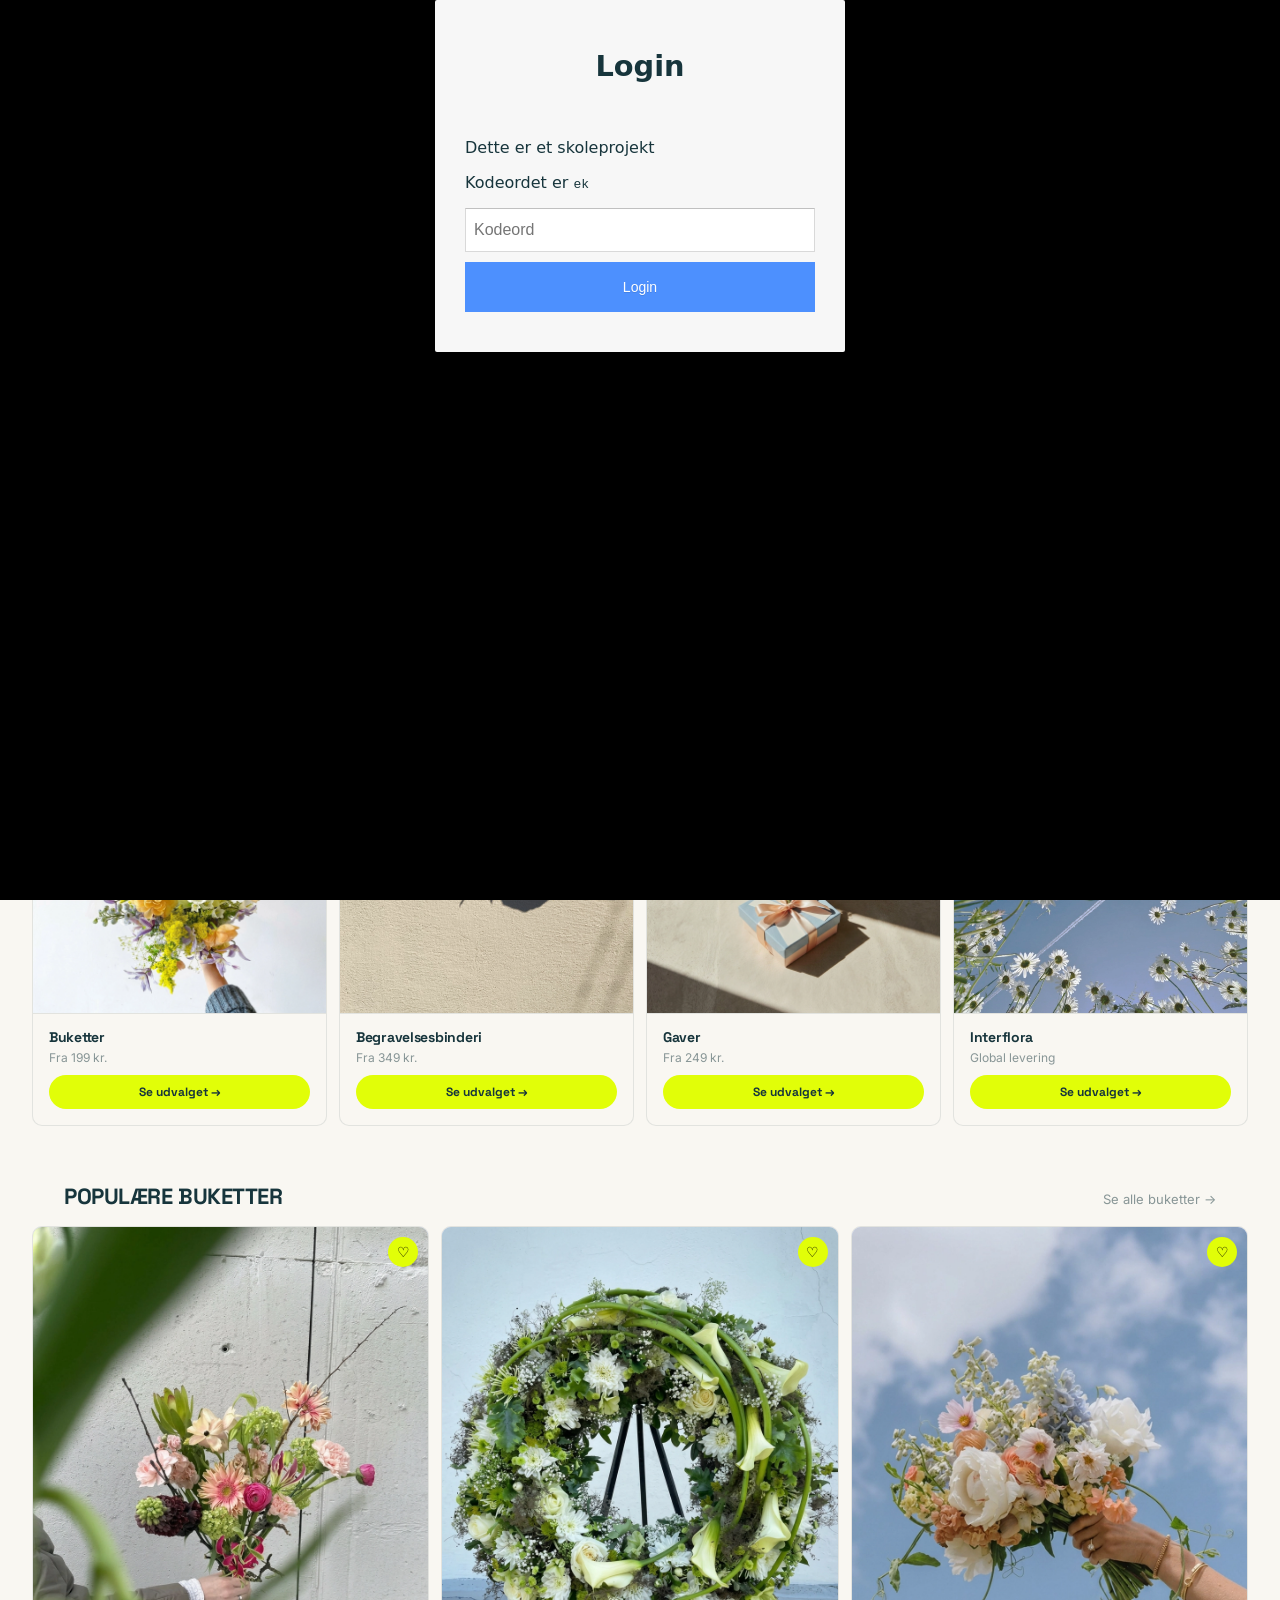
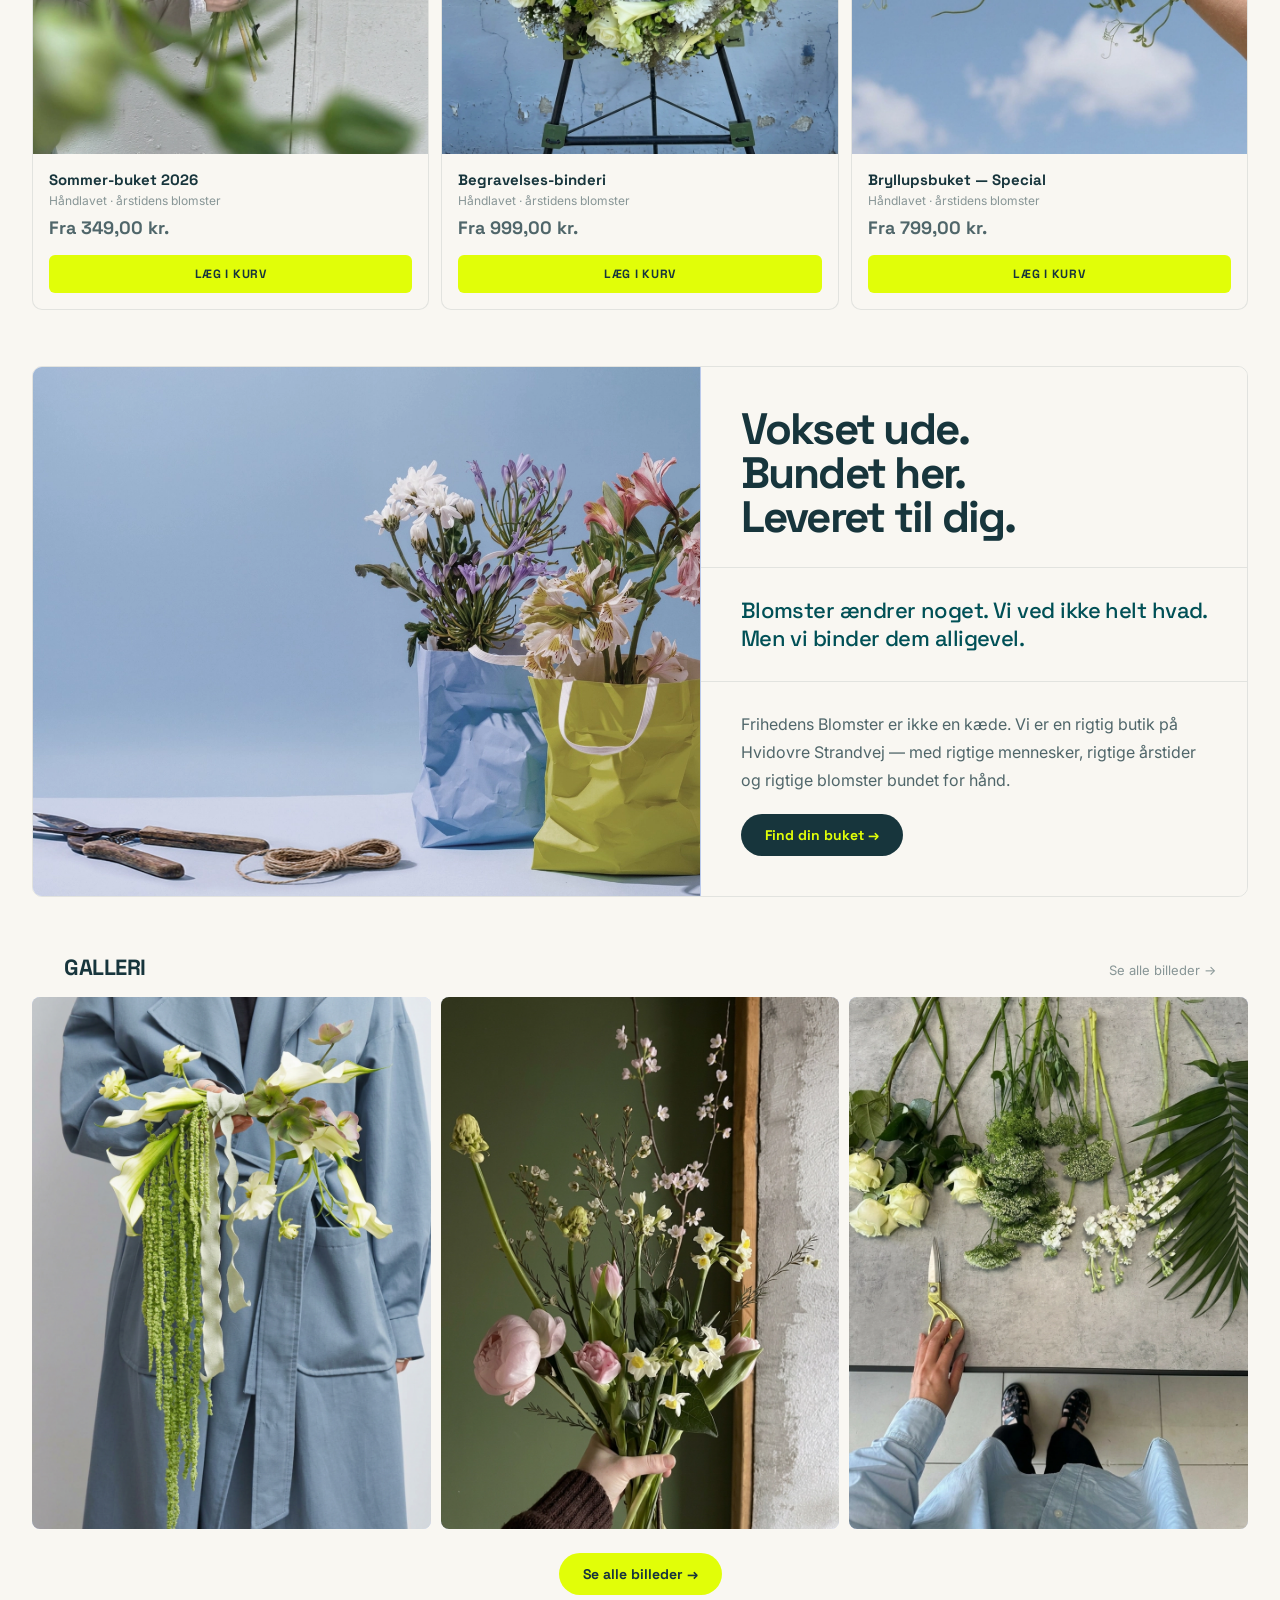
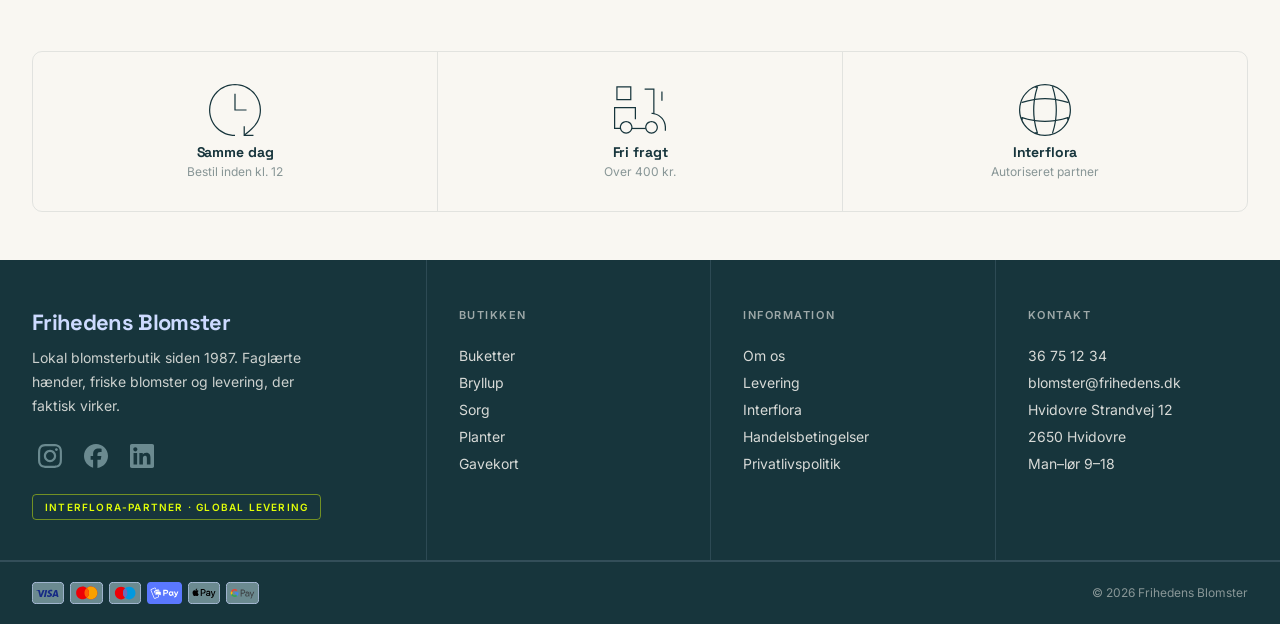
<file: index.html>
<!doctype html>
<html lang="da">
  <head>
    <meta charset="UTF-8" />
    <meta name="viewport" content="width=device-width, initial-scale=1.0" />
    <meta name="robots" content="noindex" />
    <meta name="description" content="Frihedens Blomster — lokal blomsterbutik i Hvidovre. Håndlavede buketter, levering samme dag." />
    <title>Frihedens Blomster</title>

    <link rel="preconnect" href="https://fonts.googleapis.com" />
    <link rel="preconnect" href="https://fonts.gstatic.com" crossorigin />
    <link href="https://fonts.googleapis.com/css2?family=Space+Grotesk:wght@500;600;700&family=Inter:wght@400;500;600&display=swap" rel="stylesheet" />

    <link rel="stylesheet" href="styles/general.css" />
    <link rel="stylesheet" href="styles/layout.css" />
    <link rel="stylesheet" href="styles/index.css" />

    <!-- Favicons-->
    <link rel="icon" type="image/png" href="images/favicon (6)/favicon-96x96.png" sizes="96x96" />
    <link rel="icon" type="image/svg+xml" href="images/favicon (6)/favicon.svg" />
    <link rel="shortcut icon" href="images/favicon (6)/favicon.ico" />
    <link rel="apple-touch-icon" sizes="180x180" href="images/favicon (6)/apple-touch-icon.png" />
    <meta name="apple-mobile-web-app-title" content="MyWebSite" />
    <link rel="manifest" href="images/favicon (6)/site.webmanifest" />
  </head>
  <body>
    <!-- NAVIGATION -->
    <header>
      <nav class="site-nav">
        <div class="nav-row-1">
          <div class="nav-row-1-left">
            <button class="icon-btn" aria-label="Søg">
              <img src="images/img_index/search_icon.svg" alt="" />
            </button>
          </div>
          <a href="index.html" class="nav-logo">Frihedens Blomster</a>
          <div class="nav-row-1-right">
            <button class="icon-btn" aria-label="Min konto">
              <img src="images/img_index/profile.svg" alt="" />
            </button>
            <button class="icon-btn" aria-label="Kurv">
              <img src="images/img_index/kurv.svg" alt="" />
            </button>
            <a href="404.html" class="btn-lime nav-cta">Bestil nu →</a>
            <button class="nav-hamburger" aria-label="Åbn menu"><span></span><span></span><span></span></button>
          </div>
        </div>
        <div class="nav-row-2">
          <div class="nav-row-2-inner">
            <ul class="nav-links">
              <li><a href="index.html" class="active">Forsiden</a></li>
              <li><a href="voresudvalg.html">Vores udvalg</a></li>
              <li><a href="404.html">Galleri / Inspiration</a></li>
              <li><a href="omos.html">Om os</a></li>
              <li><a href="kontakt.html">Kontakt</a></li>
            </ul>
            <a href="https://interflora.dk" target="_blank" rel="noopener" class="nav-interflora">Interflora</a>
          </div>
        </div>
      </nav>
    </header>

    <!-- MOBILE NAVIGATION OVERLAY -->
    <div class="mobile-nav">
      <button class="mobile-nav-close" aria-label="Luk menu">&times;</button>
      <ul>
        <li><a href="index.html">Forsiden</a></li>
        <li><a href="voresudvalg.html">Vores udvalg</a></li>
        <li><a href="404.html">Galleri / Inspiration</a></li>
        <li><a href="omos.html">Om os</a></li>
        <li><a href="kontakt.html">Kontakt</a></li>
      </ul>
      <a href="kontakt.html" class="btn-lime mobile-nav-cta-btn">Bestil nu →</a>
    </div>

    <!-- TICKER STRIP -->
    <div class="ticker-strip" aria-hidden="true">
      <div class="ticker-inner">
        <span>Levering samme dag</span><span class="ticker-dot"> · </span> <span>Håndbundne buketter</span><span class="ticker-dot"> · </span> <span>Fri levering over 500 kr.</span><span class="ticker-dot"> · </span> <span>Interflora-partner</span
        ><span class="ticker-dot"> · </span> <span>Husk fars dag d. 5 juni</span><span class="ticker-dot"> · </span> <span>Levering samme dag</span><span class="ticker-dot"> · </span> <span>Håndbundne buketter</span
        ><span class="ticker-dot"> · </span> <span>Fri levering over 500 kr.</span><span class="ticker-dot"> · </span> <span>Interflora-partner</span><span class="ticker-dot"> · </span> <span>Aktuelle · Sommer 2026</span
        ><span class="ticker-dot"> · </span>
      </div>
    </div>

    <!-- HERO
         .hero-film wraps the image so Ken Burns animates
         only the photo, never the overlay or text.
         inset: -2% prevents edges from showing during the drift. -->
    <section class="hero">
      <div class="hero-film">
        <img class="hero-image" src="images/img_index/Hero Section.webp" alt="Friske peach roser i vand mod lyseblå baggrund" fetchpriority="high" />
      </div>

      <!-- Dark gradient overlay -->
      <div class="hero-overlay"></div>

      <p class="hero-badge">✦ Aktuelle · Sommer 2026</p>

      <div class="hero-content">
        <p class="hero-eyebrow">Friske blomster · Hvidovre og omegn · Levering samme dag</p>
        <h1 class="hero-heading">
          <span class="hero-line hero-line-1">Der behøver</span>
          <span class="hero-line hero-line-2">ikke være</span>
          <span class="hero-line hero-line-3">en grund.</span>
        </h1>
        <a href="voresudvalg.html" class="btn-lime hero-btn">Ja, send blomster →</a>
      </div>
    </section>

    <!-- CATEGORIES -->
    <section class="categories" id="kategorier">
      <div class="section-head">
        <h2>Shop efter stemning / kategorier</h2>
      </div>
      <div class="cat-grid">
        <div class="cat-card">
          <div class="cat-card-image">
            <img src="images/img_index/buketter.webp" alt="Håndlavede buketter" loading="lazy" />
          </div>
          <div class="cat-card-body">
            <p class="cat-name">Buketter</p>
            <p class="cat-description">Fra 199 kr.</p>
            <a href="#" class="cat-btn">Se udvalget →</a>
          </div>
        </div>

        <div class="cat-card">
          <div class="cat-card-image">
            <img src="images/img_index/begravelsesbinderi.webp" alt="Begravelsesbinderi" loading="lazy" />
          </div>
          <div class="cat-card-body">
            <p class="cat-name">Begravelsesbinderi</p>
            <p class="cat-description">Fra 349 kr.</p>
            <a href="#" class="cat-btn">Se udvalget →</a>
          </div>
        </div>

        <div class="cat-card">
          <div class="cat-card-image">
            <img src="images/img_index/gave.webp" alt="Blomstergaver" loading="lazy" />
          </div>
          <div class="cat-card-body">
            <p class="cat-name">Gaver</p>
            <p class="cat-description">Fra 249 kr.</p>
            <a href="#" class="cat-btn">Se udvalget →</a>
          </div>
        </div>

        <div class="cat-card">
          <div class="cat-card-image">
            <img src="images/img_index/interflora_photo.webp" alt="Interflora — global levering" loading="lazy" />
          </div>
          <div class="cat-card-body">
            <p class="cat-name">Interflora</p>
            <p class="cat-description">Global levering</p>
            <a href="https://interflora.dk" target="_blank" rel="noopener" class="cat-btn">Se udvalget →</a>
          </div>
        </div>
      </div>
    </section>

    <!-- PRODUCTS — mobile: list / desktop: card grid -->
    <section class="products">
      <div class="section-head">
        <h2>Populære buketter</h2>
        <a href="galleri.html">Se alle buketter →</a>
      </div>

      <div class="products-list">
        <div class="product-row">
          <div class="product-thumb">
            <img src="images/img_index/product_sommer.webp" alt="Sommer-buket 2026" loading="lazy" />
          </div>
          <div class="product-info">
            <p class="product-name">Sommer-buket 2026</p>
            <p class="product-price">Fra 349,00 kr.</p>
          </div>
          <a href="#" class="btn-lime">LÆG I KURV</a>
        </div>
        <div class="product-row">
          <div class="product-thumb">
            <img src="images/img_index/product_begravelse.webp" alt="Begravelses-binderi" loading="lazy" />
          </div>
          <div class="product-info">
            <p class="product-name">Begravelses-binderi</p>
            <p class="product-price">Fra 999,00 kr.</p>
          </div>
          <a href="#" class="btn-lime">LÆG I KURV</a>
        </div>
        <div class="product-row">
          <div class="product-thumb">
            <img src="images/img_index/product_bryllup.webp" alt="Bryllupsbuket Special" loading="lazy" />
          </div>
          <div class="product-info">
            <p class="product-name">Bryllupsbuket — Special</p>
            <p class="product-price">Fra 799,00 kr.</p>
          </div>
          <a href="#" class="btn-lime">LÆG I KURV</a>
        </div>
      </div>

      <div class="products-grid">
        <article class="product-card">
          <div class="product-card-photo">
            <img src="images/img_index/product_sommer.webp" alt="Sommer-buket 2026" loading="lazy" />
            <button class="product-wish" aria-label="Tilføj til ønskeliste">♡</button>
          </div>
          <div class="product-card-body">
            <p class="product-card-name">Sommer-buket 2026</p>
            <p class="product-card-cat">Håndlavet · årstidens blomster</p>
            <p class="product-card-price">Fra 349,00 kr.</p>
            <a href="#" class="product-card-btn">LÆG I KURV</a>
          </div>
        </article>
        <article class="product-card">
          <div class="product-card-photo">
            <img src="images/img_index/product_begravelse.webp" alt="Begravelses-binderi" loading="lazy" />
            <button class="product-wish" aria-label="Tilføj til ønskeliste">♡</button>
          </div>
          <div class="product-card-body">
            <p class="product-card-name">Begravelses-binderi</p>
            <p class="product-card-cat">Håndlavet · årstidens blomster</p>
            <p class="product-card-price">Fra 999,00 kr.</p>
            <a href="#" class="product-card-btn">LÆG I KURV</a>
          </div>
        </article>
        <article class="product-card">
          <div class="product-card-photo">
            <img src="images/img_index/product_bryllup.webp" alt="Bryllupsbuket Special" loading="lazy" />
            <button class="product-wish" aria-label="Tilføj til ønskeliste">♡</button>
          </div>
          <div class="product-card-body">
            <p class="product-card-name">Bryllupsbuket — Special</p>
            <p class="product-card-cat">Håndlavet · årstidens blomster</p>
            <p class="product-card-price">Fra 799,00 kr.</p>
            <a href="#" class="product-card-btn">LÆG I KURV</a>
          </div>
        </article>
      </div>
    </section>

    <!-- ILLUSTRATION BLOCK -->
    <section class="illo-block">
      <div class="illo-image">
        <img src="images/img_index/poser_med_blomster.webp" alt="Blomster i blå og limegrøn taske mod lyseblå baggrund" loading="lazy" />
      </div>
      <div class="illo-text">
        <div class="illo-cell illo-cell--heading">
          <h2 class="illo-heading">
            Vokset ude.<br />
            Bundet her.<br />
            Leveret til dig.
          </h2>
        </div>
        <div class="illo-cell illo-cell--sub">
          <p class="illo-subheading">Blomster ændrer noget. Vi ved ikke helt hvad. Men vi binder dem alligevel.</p>
        </div>
        <div class="illo-cell illo-cell--body">
          <p class="illo-body">Frihedens Blomster er ikke en kæde. Vi er en rigtig butik på Hvidovre Strandvej — med rigtige mennesker, rigtige årstider og rigtige blomster bundet for hånd.</p>
          <a href="kontakt.html" class="btn-dark">Find din buket →</a>
        </div>
      </div>
    </section>

    <!-- GALLERY PREVIEW
         Mobile: 2-col equal squares
         Desktop: asymmetric masonry (tall · wide · two squares) -->
    <section class="gallery-home">
      <div class="section-head">
        <h2>Galleri</h2>
        <a href="galleri.html">Se alle billeder →</a>
      </div>

      <div class="gallery-grid">
        <!-- Cell 1: portrait (tall on desktop, spans both rows) -->
        <div class="gallery-cell">
          <img src="images/img_index/personen_med_blomster.webp" alt="Person løfter en frodig buket mod lyseblå himmel" loading="lazy" />
          <div class="gallery-label"><span>Årets buket</span></div>
        </div>

        <!-- Cell 2: landscape (wide on desktop, top-right) -->
        <div class="gallery-cell">
          <img src="images/img_index/bukket med blomster.webp" alt="Buket med blomster" loading="lazy" />
          <div class="gallery-label"><span>Bare til dig</span></div>
        </div>

        <!-- Cell 3: square (bottom-right on desktop) -->
        <div class="gallery-cell">
          <img src="images/img_index/blomsterbinder_med_blomster.webp" alt="Florist binder blomster for hånd" loading="lazy" />
          <div class="gallery-label"><span>Bundet for hånd</span></div>
        </div>
      </div>

      <div class="gallery-cta">
        <a href="404.html" class="btn-lime">Se alle billeder →</a>
      </div>
    </section>

    <!-- USP ROW -->
    <section class="usp-row" aria-label="Vores løfter">
      <div class="usp-cell">
        <div class="usp-icon"><img src="images/img_index/samme_dag_icon.svg" alt="" /></div>
        <p class="usp-label">Samme dag</p>
        <p class="usp-sublabel">Bestil inden kl. 12</p>
      </div>
      <div class="usp-cell">
        <div class="usp-icon"><img src="images/img_index/fri_fragt_icon.svg" alt="" /></div>
        <p class="usp-label">Fri fragt</p>
        <p class="usp-sublabel">Over 400 kr.</p>
      </div>
      <div class="usp-cell">
        <div class="usp-icon"><img src="images/img_index/globe_icon.svg" alt="" /></div>
        <p class="usp-label">Interflora</p>
        <p class="usp-sublabel">Autoriseret partner</p>
      </div>
    </section>

    <!-- FOOTER -->
    <footer class="site-footer">
      <div class="footer-grid">
        <div class="footer-brand">
          <p class="footer-logo">Frihedens Blomster</p>
          <p class="footer-tagline">Lokal blomsterbutik siden 1987. Faglærte hænder, friske blomster og levering, der faktisk virker.</p>
          <div class="footer-social">
            <a href="#" aria-label="Instagram"><img src="images/img_index/instagram_icon.svg" alt="Instagram" /></a>
            <a href="#" aria-label="Facebook"><img src="images/img_index/fb_icon.svg" alt="Facebook" /></a>
            <a href="#" aria-label="LinkedIn"><img src="images/img_index/linkedin_icon.svg" alt="LinkedIn" /></a>
          </div>
          <span class="footer-badge">Interflora-partner · Global levering</span>
        </div>

        <div class="footer-col">
          <button class="footer-col-btn"><span>Butikken</span><span class="arrow">+</span></button>
          <div class="footer-col-links">
            <ul>
              <li><a href="#">Buketter</a></li>
              <li><a href="#">Bryllup</a></li>
              <li><a href="#">Sorg</a></li>
              <li><a href="#">Planter</a></li>
              <li><a href="#">Gavekort</a></li>
            </ul>
          </div>
        </div>

        <div class="footer-col">
          <button class="footer-col-btn"><span>Information</span><span class="arrow">+</span></button>
          <div class="footer-col-links">
            <ul>
              <li><a href="om-os.html">Om os</a></li>
              <li><a href="#">Levering</a></li>
              <li><a href="https://interflora.dk" target="_blank" rel="noopener">Interflora</a></li>
              <li><a href="#">Handelsbetingelser</a></li>
              <li><a href="#">Privatlivspolitik</a></li>
            </ul>
          </div>
        </div>

        <div class="footer-col">
          <button class="footer-col-btn"><span>Kontakt</span><span class="arrow">+</span></button>
          <div class="footer-col-links">
            <ul>
              <li><a href="tel:+4536751234">36 75 12 34</a></li>
              <li><a href="mailto:blomster@frihedens.dk">blomster@frihedens.dk</a></li>
              <li><a href="#">Hvidovre Strandvej 12</a></li>
              <li><a href="#">2650 Hvidovre</a></li>
              <li><a href="#">Man–lør 9–18</a></li>
            </ul>
          </div>
        </div>
      </div>

      <div class="footer-bottom">
        <ul class="footer-payment" aria-label="Betalingsmetoder">
          <li><img src="images/img_index/visa_icon.svg" alt="Visa" /></li>
          <li><img src="images/img_index/mastercard_icon.svg" alt="Mastercard" /></li>
          <li><img src="images/img_index/maestro_icon.svg" alt="Maestro" /></li>
          <li><img src="images/img_index/mobilepay_icon.svg" alt="MobilePay" /></li>
          <li><img src="images/img_index/applepay_icon.svg" alt="Apple Pay" /></li>
          <li><img src="images/img_index/googlepay_icon.svg" alt="Google Pay" /></li>
        </ul>
        <p class="footer-copyright">© 2026 Frihedens Blomster</p>
      </div>
    </footer>

    <!-- STICKY MOBILE CTA -->
    <div class="sticky-cta">
      <a href="#kategorier">Vis alle buketter →</a>
    </div>

    <script src="javascript/main.js"></script>
  </body>

  <script src="javascript/login.js"></script>
</html>
</file>
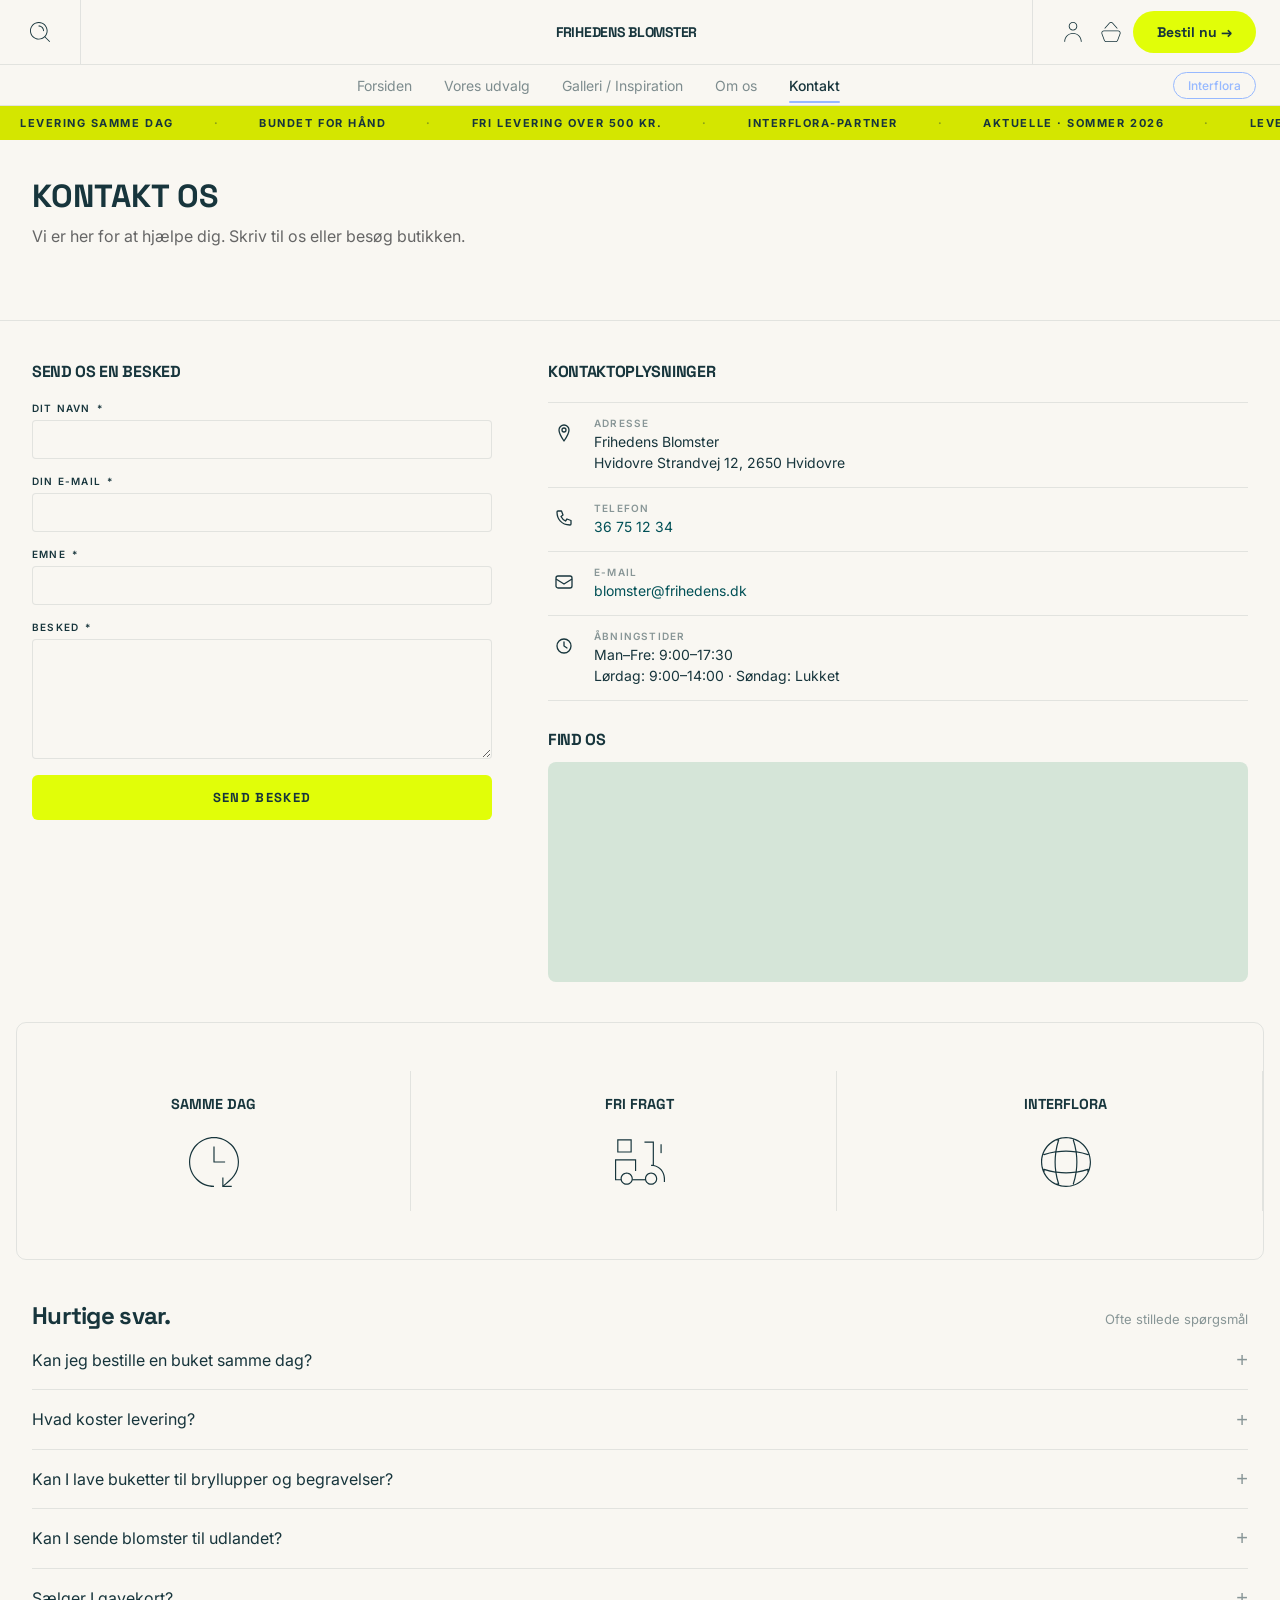
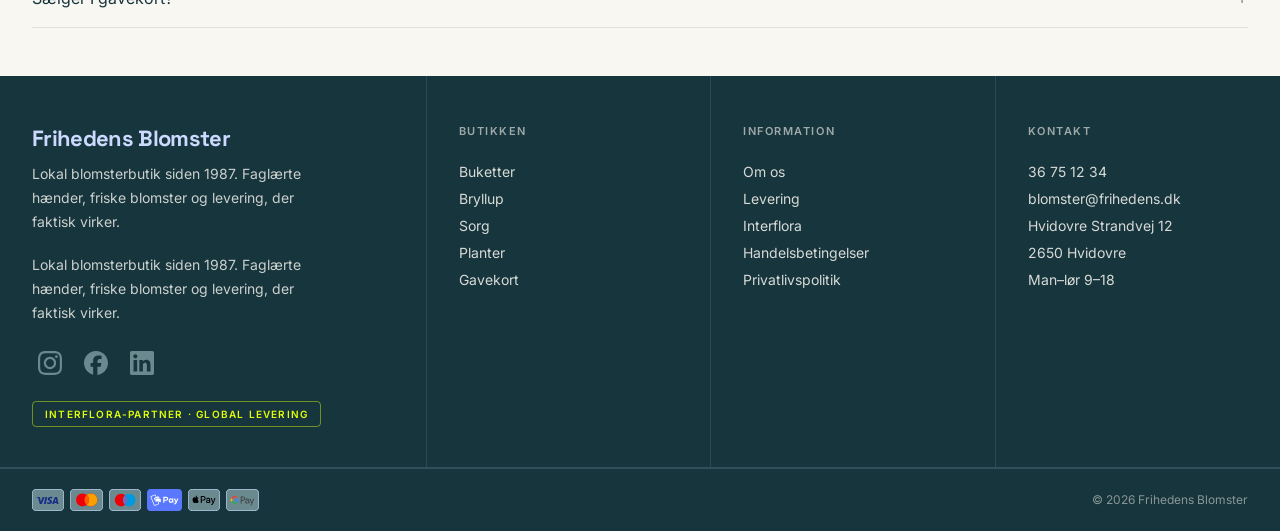
<file: kontakt.html>
<!doctype html>
<html lang="da">
  <head>
    <meta charset="UTF-8" />
    <meta name="viewport" content="width=device-width, initial-scale=1.0" />
    <meta name="robots" content="noindex" />
    <meta name="description" content="Frihedens Blomster — lokal blomsterbutik i Hvidovre. Håndlavede buketter, levering samme dag." />
    <title>Frihedens Blomster</title>

    <!-- Google Fonts -->
    <link rel="preconnect" href="https://fonts.googleapis.com" />
    <link rel="preconnect" href="https://fonts.gstatic.com" crossorigin />
    <link href="https://fonts.googleapis.com/css2?family=Space+Grotesk:wght@500;600;700&family=Inter:wght@400;500;600&display=swap" rel="stylesheet" />
    <link href="https://fonts.googleapis.com/css2?family=Space+Grotesk:wght@500;600;700&family=Inter:wght@400;500;600&display=swap" rel="stylesheet" />

    <!-- Stylesheets -->
    <link rel="stylesheet" href="styles/general.css" />
    <link rel="stylesheet" href="styles/layout.css" />
    <link rel="stylesheet" href="styles/index.css" />
    <link rel="stylesheet" href="styles/kontakt.css" />
    <link rel="stylesheet" href="styles/voresudvalg.css" />
  </head>
  <body>
    <!-- NAVIGATION (same structure as index.html) -->
    <header>
      <nav class="site-nav">
        <!-- Row 1 -->
        <div class="nav-row-1">
          <div class="nav-row-1-left">
            <button class="icon-btn" aria-label="Søg">
              <img src="images/img_index/search_icon.svg" alt="" />
            </button>
          </div>

          <a href="index.html" class="nav-logo">Frihedens Blomster</a>

          <div class="nav-row-1-right">
            <button class="icon-btn" aria-label="Min konto">
              <img src="images/img_index/profile.svg" alt="" />
            </button>
            <button class="icon-btn" aria-label="Kurv">
              <img src="images/img_index/kurv.svg" alt="" />
            </button>
            <a href="kontakt.html" class="btn-lime nav-cta">Bestil nu →</a>
            <button class="nav-hamburger" aria-label="Åbn menu">
              <span></span>
              <span></span>
              <span></span>
            </button>
          </div>
        </div>

        <!-- Row 2: page links (desktop only) -->
        <div class="nav-row-2">
          <div class="nav-row-2-inner">
            <ul class="nav-links">
              <li><a href="index.html">Forsiden</a></li>
              <li><a href="voresudvalg.html">Vores udvalg</a></li>
              <li><a href="404.html">Galleri / Inspiration</a></li>
              <li><a href="omos.html">Om os</a></li>
              <li><a href="kontakt.html" class="active">Kontakt</a></li>
            </ul>
            <a href="https://interflora.dk" target="_blank" rel="noopener" class="nav-interflora">Interflora</a>
          </div>
        </div>
      </nav>
    </header>

    <!-- MOBILE NAVIGATION OVERLAY -->
    <div class="mobile-nav">
      <button class="mobile-nav-close" aria-label="Luk menu">&times;</button>
      <ul>
        <li><a href="index.html">Vores udvalg</a></li>
        <li><a href="404.html">Galleri / Inspiration</a></li>
        <li><a href="omos.html">Om os</a></li>
        <li><a href="kontakt.html">Kontakt</a></li>
      </ul>
      <a href="404.html" class="btn-lime nav-cta">Bestil nu →</a>
    </div>

    <!-- TICKER STRIP (lime background, scrolling text) -->
    <div class="ticker-strip" aria-hidden="true">
      <div class="ticker-inner">
        <span>Levering samme dag</span>
        <span class="ticker-dot"> · </span>
        <span>Bundet for hånd</span>
        <span class="ticker-dot"> · </span>
        <span>Fri levering over 500 kr.</span>
        <span class="ticker-dot"> · </span>
        <span>Interflora-partner</span>
        <span class="ticker-dot"> · </span>
        <span>Aktuelle · Sommer 2026</span>
        <span class="ticker-dot"> · </span>
        <!-- Duplicate for seamless loop -->
        <span>Levering samme dag</span>
        <span class="ticker-dot"> · </span>
        <span>Bundet for hånd</span>
        <span class="ticker-dot"> · </span>
        <span>Fri levering over 500 kr.</span>
        <span class="ticker-dot"> · </span>
        <span>Interflora-partner</span>
        <span class="ticker-dot"> · </span>
        <span>Aktuelle · Sommer 2026</span>
        <span class="ticker-dot"> · </span>
      </div>
    </div>

    <!-- INTRO -->
    <section class="page-header">
      <h1>KONTAKT OS</h1>

      <p class="page-subtitle">Vi er her for at hjælpe dig. Skriv til os eller besøg butikken.</p>
    </section>

    <!-- MAIN CONTENT: form left + contact info right -->
    <main class="kontakt-main">
      <div class="kontakt-grid">
        <!-- LEFT COLUMN: contact form -->
        <div class="kontakt-form-col">
          <h2 class="form-section-title">Send os en besked</h2>

          <form action="#" method="post" novalidate>
            <div class="form-group">
              <label class="form-label" for="navn">Dit navn <span>*</span></label>
              <input class="form-input" type="text" id="navn" name="navn" autocomplete="name" required />
            </div>

            <div class="form-group">
              <label class="form-label" for="email">Din e-mail <span>*</span></label>
              <input class="form-input" type="email" id="email" name="email" autocomplete="email" required />
            </div>

            <div class="form-group">
              <label class="form-label" for="emne">Emne <span>*</span></label>
              <input class="form-input" type="text" id="emne" name="emne" required />
            </div>

            <div class="form-group">
              <label class="form-label" for="besked">Besked <span>*</span></label>
              <textarea class="form-textarea" id="besked" name="besked" required></textarea>
            </div>

            <!-- <button type="submit" class="form-submit">Send besked</button> -->

            <a href="404.html" class="form-submit">Send besked</a>
          </form>
        </div>

        <!-- RIGHT COLUMN: contact info + map -->
        <div class="kontakt-info-col">
          <h2 class="info-section-title">Kontaktoplysninger</h2>

          <!-- Address -->
          <div class="info-item">
            <div class="info-icon">
              <svg width="20" height="20" viewBox="0 0 20 20" fill="none" xmlns="http://www.w3.org/2000/svg" aria-hidden="true">
                <path d="M10 2C7.24 2 5 4.24 5 7c0 3.75 5 11 5 11s5-7.25 5-11c0-2.76-2.24-5-5-5z" stroke="var(--color-dark)" stroke-width="1.3" stroke-linejoin="round" />
                <circle cx="10" cy="7" r="2" stroke="var(--color-dark)" stroke-width="1.3" />
              </svg>
            </div>
            <div class="info-text-group">
              <span class="info-label">Adresse</span>
              <span class="info-value">
                Frihedens Blomster<br />
                Hvidovre Strandvej 12, 2650 Hvidovre
              </span>
            </div>
          </div>

          <!-- Phone -->
          <div class="info-item">
            <div class="info-icon">
              <svg width="20" height="20" viewBox="0 0 20 20" fill="none" xmlns="http://www.w3.org/2000/svg" aria-hidden="true">
                <path d="M4 3h3.5l1.5 4-2 1.5a10 10 0 0 0 4.5 4.5L13 11l4 1.5V16c0 .6-.5 1-1 1C7 17 3 10.5 3 4c0-.5.4-1 1-1z" stroke="var(--color-dark)" stroke-width="1.3" stroke-linejoin="round" />
              </svg>
            </div>
            <div class="info-text-group">
              <span class="info-label">Telefon</span>
              <span class="info-value">
                <a href="tel:+4536751234">36 75 12 34</a>
              </span>
            </div>
          </div>

          <!-- Email -->
          <div class="info-item">
            <div class="info-icon">
              <svg width="20" height="20" viewBox="0 0 20 20" fill="none" xmlns="http://www.w3.org/2000/svg" aria-hidden="true">
                <rect x="2" y="4" width="16" height="12" rx="2" stroke="var(--color-dark)" stroke-width="1.3" />
                <path d="M2 7l8 5 8-5" stroke="var(--color-dark)" stroke-width="1.3" stroke-linejoin="round" />
              </svg>
            </div>
            <div class="info-text-group">
              <span class="info-label">E-mail</span>
              <span class="info-value">
                <a href="mailto:blomster@frihedens.dk">blomster@frihedens.dk</a>
              </span>
            </div>
          </div>

          <!-- Opening hours -->
          <div class="info-item">
            <div class="info-icon">
              <svg width="20" height="20" viewBox="0 0 20 20" fill="none" xmlns="http://www.w3.org/2000/svg" aria-hidden="true">
                <circle cx="10" cy="10" r="7" stroke="var(--color-dark)" stroke-width="1.3" />
                <path d="M10 6v4l3 2" stroke="var(--color-dark)" stroke-width="1.3" stroke-linecap="round" stroke-linejoin="round" />
              </svg>
            </div>
            <div class="info-text-group">
              <span class="info-label">Åbningstider</span>
              <span class="info-value">
                Man–Fre: 9:00–17:30<br />
                Lørdag: 9:00–14:00 · Søndag: Lukket
              </span>
            </div>
          </div>

          <!-- Map -->
          <h3 class="map-section-title">Find os</h3>
          <div class="map-placeholder" aria-label="Kort over butikkens placering">
            <span>
              <iframe
                src="https://www.google.com/maps/embed?pb=!1m18!1m12!1m3!1d2252.546168731969!2d12.482411276750321!3d55.627312101650006!2m3!1f0!2f0!3f0!3m2!1i1024!2i768!4f13.1!3m3!1m2!1s0x4652543bb81892d9%3A0x23dc518cf98e1df5!2sFrihedens%20Blomster%20v%2FJan%20Rossing!5e0!3m2!1sda!2sdk!4v1779369606811!5m2!1sda!2sdk"
                width="700"
                height="225"
                style="border: 0"
                allowfullscreen=""
                loading="lazy"
                referrerpolicy="no-referrer-when-downgrade"
              ></iframe>
            </span>
          </div>
        </div>
      </div>
    </main>

    <!-- Ikoner -->
    <section class="benefits">
      <div class="benefit">
        <h4>SAMME DAG</h4>

        <img src="images/img_index/img_voresudvalg/ikoner/samme_dag_icon.svg" alt="" />
      </div>

      <div class="benefit">
        <h4>FRI FRAGT</h4>

        <img src="images/img_index/img_voresudvalg/ikoner/fri_fragt_icon.svg" alt="" />
      </div>

      <div class="benefit">
        <h4>INTERFLORA</h4>

        <img src="images/img_index/img_voresudvalg/ikoner/globe_icon.svg" alt="" />
      </div>
    </section>

    <!-- FAQ SECTION -->
    <section class="faq-section">
      <!-- Header row -->
      <div class="faq-header">
        <h2 class="faq-title">Hurtige svar.</h2>
        <a href="#" class="faq-all-link">Ofte stillede spørgsmål</a>
      </div>

      <div class="faq-item">
        <button class="faq-question">
          <span class="faq-question-text">Kan jeg bestille en buket samme dag?</span>
          <span class="faq-icon">+</span>
        </button>
        <div class="faq-answer">Ja, vi tilbyder levering samme dag, hvis du bestiller inden kl. 12 på hverdage. Kontakt os på telefon eller e-mail for at sikre, at vi kan nå det.</div>
      </div>

      <div class="faq-item">
        <button class="faq-question">
          <span class="faq-question-text">Hvad koster levering?</span>
          <span class="faq-icon">+</span>
        </button>
        <div class="faq-answer">Levering er gratis ved køb over 400 kr. Ved køb under 400 kr. koster levering 49 kr. Vi leverer i Hvidovre og omegn.</div>
      </div>

      <div class="faq-item">
        <button class="faq-question">
          <span class="faq-question-text">Kan I lave buketter til bryllupper og begravelser?</span>
          <span class="faq-icon">+</span>
        </button>
        <div class="faq-answer">Ja, vi har mange års erfaring med blomster til både bryllupper og begravelser. Ring til os, så vi kan finde den rigtige løsning til din anledning.</div>
      </div>

      <div class="faq-item">
        <button class="faq-question">
          <span class="faq-question-text">Kan I sende blomster til udlandet?</span>
          <span class="faq-icon">+</span>
        </button>
        <div class="faq-answer">Ja — som Interflora-partner kan vi sende blomster til over 140 lande. Bestil hos os, og vi formidler leveringen via det lokale Interflora-netværk.</div>
      </div>

      <div class="faq-item">
        <button class="faq-question">
          <span class="faq-question-text">Sælger I gavekort?</span>
          <span class="faq-icon">+</span>
        </button>
        <div class="faq-answer">Ja, vi sælger gavekort til alle beløb. Gavekortet kan bruges i butikken til buketter, planter og tilbehør. Kontakt os for at bestille.</div>
      </div>
    </section>

    <!-- FOOTER (same structure as index.html) -->
    <footer class="site-footer">
      <div class="footer-grid">
        <div class="footer-brand">
          <p class="footer-logo">Frihedens Blomster</p>
          <p class="footer-tagline">Lokal blomsterbutik siden 1987. Faglærte hænder, friske blomster og levering, der faktisk virker.</p>
          <p class="footer-tagline">Lokal blomsterbutik siden 1987. Faglærte hænder, friske blomster og levering, der faktisk virker.</p>

          <div class="footer-social">
            <a href="#" aria-label="Instagram">
              <img src="images/img_index/instagram_icon.svg" alt="Instagram" />
            </a>
            <a href="#" aria-label="Facebook">
              <img src="images/img_index/fb_icon.svg" alt="Facebook" />
            </a>
            <a href="#" aria-label="LinkedIn">
              <img src="images/img_index/linkedin_icon.svg" alt="LinkedIn" />
            </a>
          </div>

          <span class="footer-badge">Interflora-partner · Global levering</span>
        </div>

        <div class="footer-col">
          <button class="footer-col-btn">
            <span>Butikken</span>
            <span class="arrow">+</span>
          </button>
          <div class="footer-col-links">
            <ul>
              <li><a href="#">Buketter</a></li>
              <li><a href="#">Bryllup</a></li>
              <li><a href="#">Sorg</a></li>
              <li><a href="#">Planter</a></li>
              <li><a href="#">Gavekort</a></li>
            </ul>
          </div>
        </div>

        <div class="footer-col">
          <button class="footer-col-btn">
            <span>Information</span>
            <span class="arrow">+</span>
          </button>
          <div class="footer-col-links">
            <ul>
              <li><a href="om-os.html">Om os</a></li>
              <li><a href="#">Levering</a></li>
              <li>
                <a href="https://interflora.dk" target="_blank" rel="noopener">Interflora</a>
              </li>
              <li><a href="#">Handelsbetingelser</a></li>
              <li><a href="#">Privatlivspolitik</a></li>
            </ul>
          </div>
        </div>

        <div class="footer-col">
          <button class="footer-col-btn">
            <span>Kontakt</span>
            <span class="arrow">+</span>
          </button>
          <div class="footer-col-links">
            <ul>
              <li><a href="tel:+4536751234">36 75 12 34</a></li>
              <li><a href="mailto:blomster@frihedens.dk">blomster@frihedens.dk</a></li>
              <li><a href="#">Hvidovre Strandvej 12</a></li>
              <li><a href="#">2650 Hvidovre</a></li>
              <li><a href="#">Man–lør 9–18</a></li>
            </ul>
          </div>
        </div>
      </div>

      <div class="footer-bottom">
        <ul class="footer-payment" aria-label="Betalingsmetoder">
          <li><img src="images/img_index/visa_icon.svg" alt="Visa" /></li>
          <li><img src="images/img_index/mastercard_icon.svg" alt="Mastercard" /></li>
          <li><img src="images/img_index/maestro_icon.svg" alt="Maestro" /></li>
          <li><img src="images/img_index/mobilepay_icon.svg" alt="MobilePay" /></li>
          <li><img src="images/img_index/applepay_icon.svg" alt="Apple Pay" /></li>
          <li><img src="images/img_index/googlepay_icon.svg" alt="Google Pay" /></li>
        </ul>

        <p class="footer-copyright">© 2026 Frihedens Blomster</p>
      </div>
    </footer>

    <!-- STICKY MOBILE CTA (hidden on desktop) -->
    <div class="sticky-cta">
      <a href="#kategorier">Se alle buketter →</a>
    </div>

    <!-- JavaScript -->
    <script src="javascript/main.js"></script>
    <script src="javascript/kontakt.js"></script>
  </body>
</html>
</file>
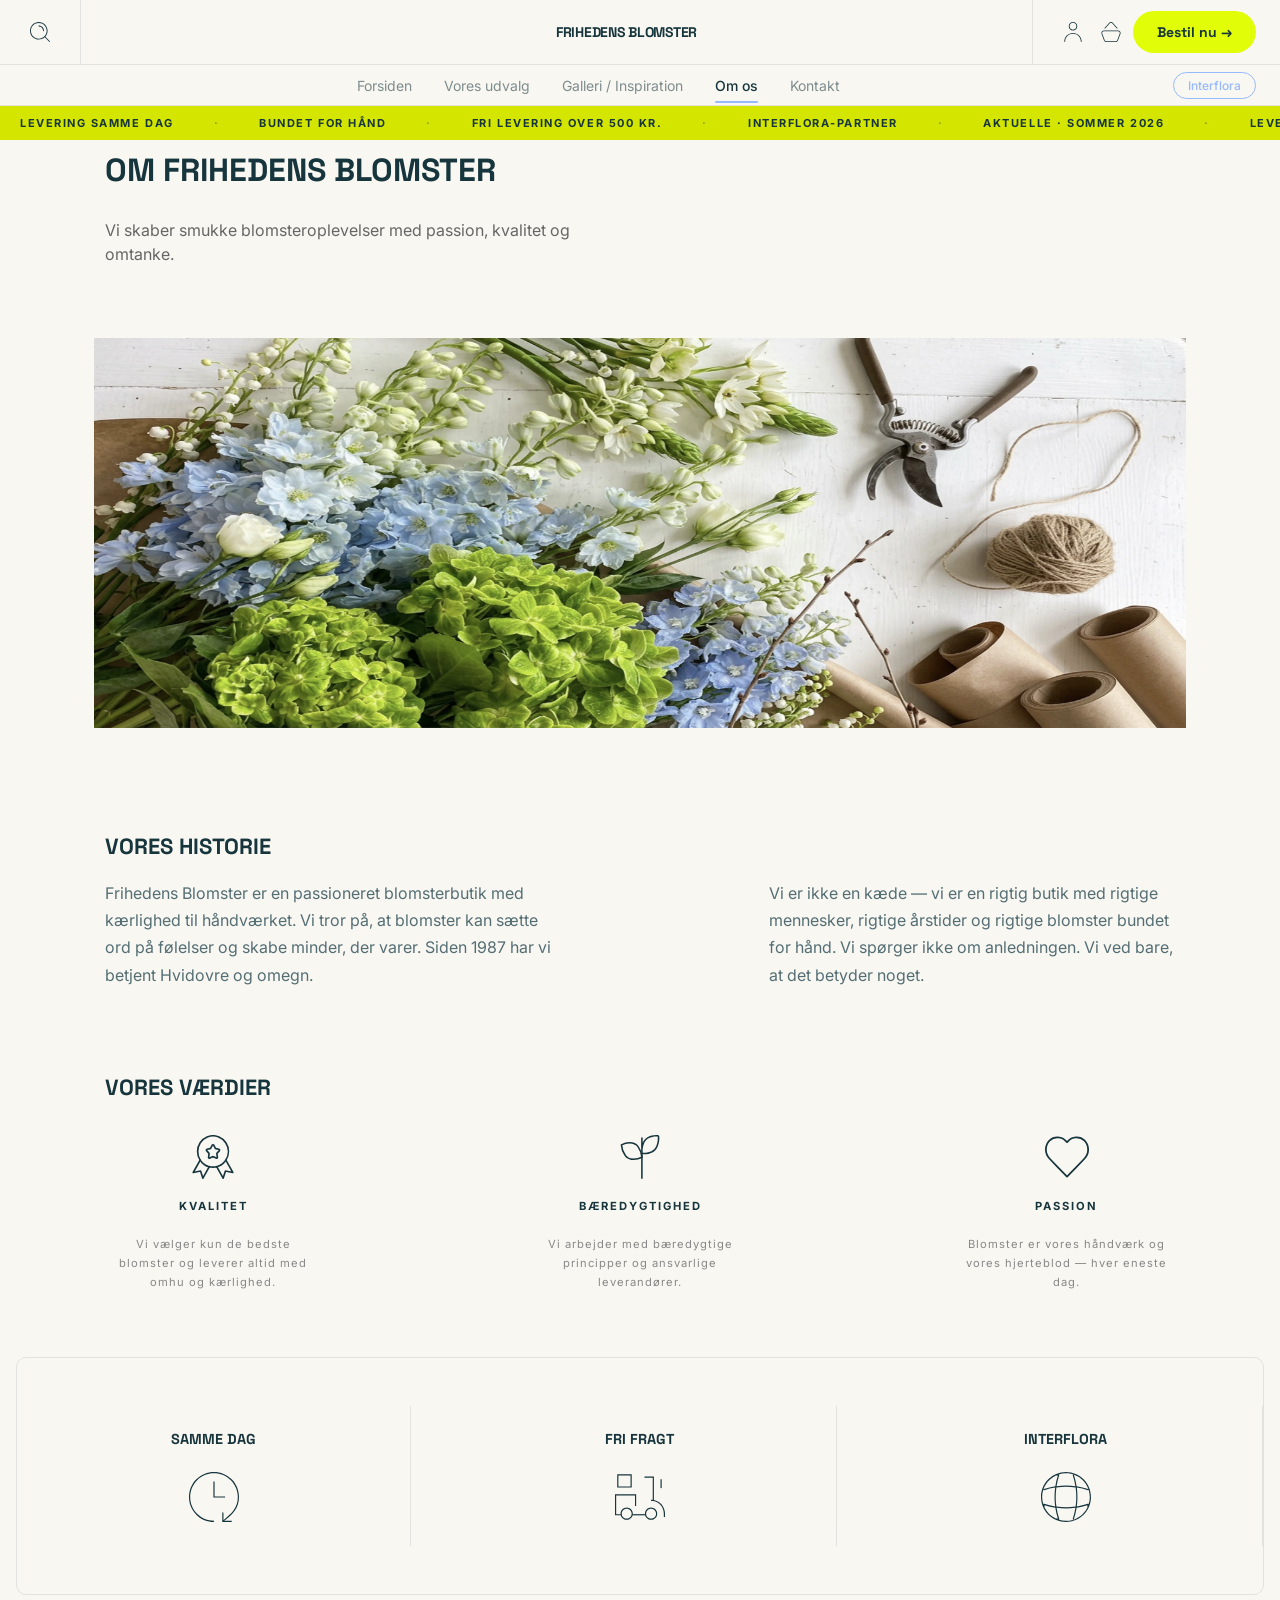
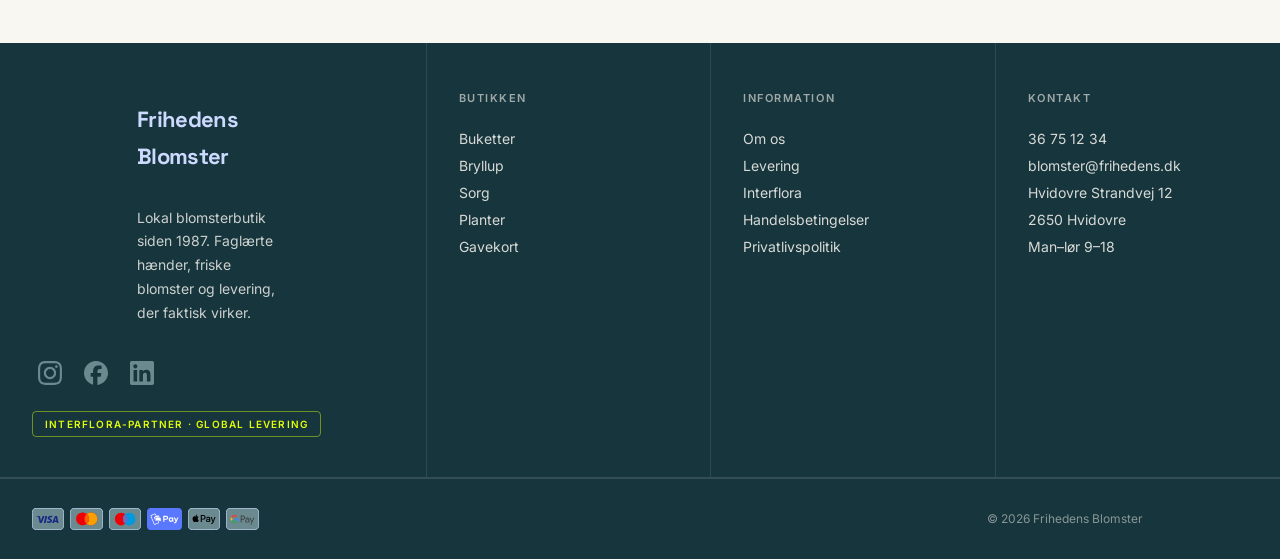
<file: omos.html>
<!doctype html>
<html lang="da">
  <head>
    <meta charset="UTF-8" />
    <meta name="viewport" content="width=device-width, initial-scale=1.0" />
    <meta name="robots" content="noindex" />
    <meta name="description" content="Frihedens Blomster — lokal blomsterbutik i Hvidovre. Håndlavede buketter, levering samme dag." />
    <title>Frihedens Blomster</title>

    <!-- Google Fonts -->
    <link rel="preconnect" href="https://fonts.googleapis.com" />
    <link rel="preconnect" href="https://fonts.gstatic.com" crossorigin />
    <link href="https://fonts.googleapis.com/css2?family=Space+Grotesk:wght@500;600;700&family=Inter:wght@400;500;600&display=swap" rel="stylesheet" />

    <!-- Stylesheets (order matters — general first, then layout, then page) -->
    <link rel="stylesheet" href="styles/general.css" />
    <link rel="stylesheet" href="styles/layout.css" />
    <link rel="stylesheet" href="styles/omos.css" />
    <link rel="stylesheet" href="styles/voresudvalg.css" />
  </head>
  <body>
    <!--  NAVIGATIONRow 1: search | LOGO | account + cart + CTA
         Row 2: page links (desktop only) -->
    <header>
      <nav class="site-nav">
        <!-- Row 1 -->
        <div class="nav-row-1">
          <div class="nav-row-1-left">
            <button class="icon-btn" aria-label="Søg">
              <img src="images/img_index/search_icon.svg" alt="" />
            </button>
          </div>

          <a href="index.html" class="nav-logo">Frihedens Blomster</a>

          <div class="nav-row-1-right">
            <button class="icon-btn" aria-label="Min konto">
              <img src="images/img_index/profile.svg" alt="" />
            </button>
            <button class="icon-btn" aria-label="Kurv">
              <img src="images/img_index/kurv.svg" alt="" />
            </button>
            <a href="kontakt.html" class="btn-lime nav-cta">Bestil nu →</a>
            <button class="nav-hamburger" aria-label="Åbn menu">
              <span></span>
              <span></span>
              <span></span>
            </button>
          </div>
        </div>

        <!-- Row 2: page links (desktop only) -->
        <div class="nav-row-2">
          <div class="nav-row-2-inner">
            <ul class="nav-links">
              <li><a href="index.html">Forsiden</a></li>
              <li><a href="voresudvalg.html">Vores udvalg</a></li>
              <li><a href="404.html">Galleri / Inspiration</a></li>
              <li><a href="omos.html" class="active">Om os</a></li>
              <li><a href="kontakt.html">Kontakt</a></li>
            </ul>
            <a href="https://interflora.dk" target="_blank" rel="noopener" class="nav-interflora">Interflora</a>
          </div>
        </div>
      </nav>
    </header>

    <!-- MOBILE NAVIGATION OVERLAY -->
    <div class="mobile-nav">
      <button class="mobile-nav-close" aria-label="Luk menu">&times;</button>
      <ul>
        <li><a href="index.html">Vores udvalg</a></li>
        <li><a href="404.html">Galleri / Inspiration</a></li>
        <li><a href="omos.html">Om os</a></li>
        <li><a href="kontakt.html">Kontakt</a></li>
      </ul>
      <a href="404.html" class="btn-lime nav-cta">Bestil nu →</a>
    </div>

    <!-- TICKER STRIP  (lime background, scrolling text) -->
    <div class="ticker-strip" aria-hidden="true">
      <div class="ticker-inner">
        <span>Levering samme dag</span>
        <span class="ticker-dot"> · </span>
        <span>Bundet for hånd</span>
        <span class="ticker-dot"> · </span>
        <span>Fri levering over 500 kr.</span>
        <span class="ticker-dot"> · </span>
        <span>Interflora-partner</span>
        <span class="ticker-dot"> · </span>
        <span>Aktuelle · Sommer 2026</span>
        <span class="ticker-dot"> · </span>
        <!-- Duplicate set for seamless loop -->
        <span>Levering samme dag</span>
        <span class="ticker-dot"> · </span>
        <span>Bundet for hånd</span>
        <span class="ticker-dot"> · </span>
        <span>Fri levering over 500 kr.</span>
        <span class="ticker-dot"> · </span>
        <span>Interflora-partner</span>
        <span class="ticker-dot"> · </span>
        <span>Aktuelle · Sommer 2026</span>
        <span class="ticker-dot"> · </span>
      </div>
    </div>

    <section class="omos">
      <h1>OM FRIHEDENS BLOMSTER</h1>
      <p>Vi skaber smukke blomsteroplevelser med passion, kvalitet og omtanke.</p>
    </section>

    <section class="billede_omos">
      <!-- ikke offieciele billede -->
      <img class="omos-image" src="images/img_index/img_omos/omOsBillede.webp" alt="Friske peach roser i vand mod lyseblå baggrund" fetchpriority="high" />
    </section>

    <section class="vores-historie">
      <h2>VORES HISTORIE</h2>
      <div class="vores-historie-div">
        <p class="vores-historie-venstre">Frihedens Blomster er en passioneret blomsterbutik med kærlighed til håndværket. Vi tror på, at blomster kan sætte ord på følelser og skabe minder, der varer. Siden 1987 har vi betjent Hvidovre og omegn.</p>
        <p class="vores-historie-højre">Vi er ikke en kæde — vi er en rigtig butik med rigtige mennesker, rigtige årstider og rigtige blomster bundet for hånd. Vi spørger ikke om anledningen. Vi ved bare, at det betyder noget.</p>
      </div>
    </section>

    <section class="vores-værdier">
      <h2>VORES VÆRDIER</h2>

      <div class="vores-værdier-div">
        <div class="vores-værdier-venstre">
          <div class="vores-værdier-img">
            <img src="images/kvalitet.svg" alt="" />
          </div>
          <p class="vores-værdier-overskrift">KVALITET</p>
          <p class="vores-værdier-txt">Vi vælger kun de bedste blomster og leverer altid med omhu og kærlighed.</p>
        </div>

        <div class="vores-værdier-centrum">
          <div class="vores-værdier-img">
            <img src="images/bæredygtighed.svg" alt="" />
          </div>
          <p class="vores-værdier-overskrift">BÆREDYGTIGHED</p>
          <p class="vores-værdier-txt">Vi arbejder med bæredygtige principper og ansvarlige leverandører.</p>
        </div>

        <div class="vores-værdier-højre">
          <div class="vores-værdier-img">
            <img src="images/passion.svg" alt="" />
          </div>
          <p class="vores-værdier-overskrift">PASSION</p>
          <p class="vores-værdier-txt">Blomster er vores håndværk og vores hjerteblod — hver eneste dag.</p>
        </div>
      </div>
    </section>

    <!-- <section class="mod-teamet">
      <h2>MØD TEAMET</h2>

      <div class="team-div">
        <div class="team-venstre">
          <div class="vores-værdier-img">
            <img src="images/img_index/usp_dag.svg" alt="" />
          </div>
          <p class="team-overskrift">NAVN</p>
          <p class="team-txt">Titel</p>
        </div>

        <div class="team-centrum">
          <div class="vores-værdier-img">
            <img src="images/img_index/usp_dag.svg" alt="" />
          </div>
          <p class="team-overskrift">NAVN</p>
          <p class="team-txt">Titel</p>
        </div>

        <div class="team-højre">
          <div class="vores-værdier-img">
            <img src="images/img_index/usp_dag.svg" alt="" />
          </div>
          <p class="team-overskrift">NAVN</p>
          <p class="team-txt">Titel</p>
        </div>
      </div>
    </section> -->

    <!-- <div class="btn-wrapper">
      <a class="galleri-btn" href="galleri.html" target="_blank">SE GALLERI & INSPIRATION -></a>
    </div> -->

    <!-- Ikoner -->
    <section class="benefits">
      <div class="benefit">
        <h4>SAMME DAG</h4>

        <img src="images/img_index/img_voresudvalg/ikoner/samme_dag_icon.svg" alt="" />
      </div>

      <div class="benefit">
        <h4>FRI FRAGT</h4>

        <img src="images/img_index/img_voresudvalg/ikoner/fri_fragt_icon.svg" alt="" />
      </div>

      <div class="benefit">
        <h4>INTERFLORA</h4>

        <img src="images/img_index/img_voresudvalg/ikoner/globe_icon.svg" alt="" />
      </div>
    </section>

    <!-- FOOTER -->
    <footer class="site-footer">
      <div class="footer-grid">
        <!-- Brand -->
        <div class="footer-brand">
          <p class="footer-logo">Frihedens Blomster</p>
          <p class="footer-tagline">Lokal blomsterbutik siden 1987. Faglærte hænder, friske blomster og levering, der faktisk virker.</p>

          <div class="footer-social">
            <a href="#" aria-label="Instagram">
              <img src="images/img_index/instagram_icon.svg" alt="Instagram" />
            </a>
            <a href="#" aria-label="Facebook">
              <img src="images/img_index/fb_icon.svg" alt="Facebook" />
            </a>
            <a href="#" aria-label="LinkedIn">
              <img src="images/img_index/linkedin_icon.svg" alt="LinkedIn" />
            </a>
          </div>

          <span class="footer-badge">Interflora-partner · Global levering</span>
        </div>

        <!-- Accordion columns -->
        <div class="footer-col">
          <button class="footer-col-btn">
            <span>Butikken</span>
            <span class="arrow">+</span>
          </button>
          <div class="footer-col-links">
            <ul>
              <li><a href="#">Buketter</a></li>
              <li><a href="#">Bryllup</a></li>
              <li><a href="#">Sorg</a></li>
              <li><a href="#">Planter</a></li>
              <li><a href="#">Gavekort</a></li>
            </ul>
          </div>
        </div>

        <div class="footer-col">
          <button class="footer-col-btn">
            <span>Information</span>
            <span class="arrow">+</span>
          </button>
          <div class="footer-col-links">
            <ul>
              <li><a href="om-os.html">Om os</a></li>
              <li><a href="#">Levering</a></li>
              <li>
                <a href="https://interflora.dk" target="_blank" rel="noopener">Interflora</a>
              </li>
              <li><a href="#">Handelsbetingelser</a></li>
              <li><a href="#">Privatlivspolitik</a></li>
            </ul>
          </div>
        </div>

        <div class="footer-col">
          <button class="footer-col-btn">
            <span>Kontakt</span>
            <span class="arrow">+</span>
          </button>
          <div class="footer-col-links">
            <ul>
              <li><a href="tel:+4536751234">36 75 12 34</a></li>
              <li>
                <a href="mailto:blomster@frihedens.dk">blomster@frihedens.dk</a>
              </li>
              <li><a href="#">Hvidovre Strandvej 12</a></li>
              <li><a href="#">2650 Hvidovre</a></li>
              <li><a href="#">Man–lør 9–18</a></li>
            </ul>
          </div>
        </div>
      </div>

      <!-- Bottom: payment icons (left) + copyright (right) -->
      <div class="footer-bottom">
        <ul class="footer-payment" aria-label="Betalingsmetoder">
          <li><img src="images/img_index/visa_icon.svg" alt="Visa" /></li>
          <li>
            <img src="images/img_index/mastercard_icon.svg" alt="Mastercard" />
          </li>
          <li><img src="images/img_index/maestro_icon.svg" alt="Maestro" /></li>
          <li>
            <img src="images/img_index/mobilepay_icon.svg" alt="MobilePay" />
          </li>
          <li>
            <img src="images/img_index/applepay_icon.svg" alt="Apple Pay" />
          </li>
          <li>
            <img src="images/img_index/googlepay_icon.svg" alt="Google Pay" />
          </li>
        </ul>

        <p class="footer-copyright">© 2026 Frihedens Blomster</p>
      </div>
    </footer>

    <!-- STICKY MOBILE CTA  (hidden on desktop) -->
    <div class="sticky-cta">
      <a href="#kategorier">Vis alle buketter →</a>
    </div>

    <!-- JavaScript — at the bottom so the page loads first -->
    <script src="javascript/main.js"></script>
  </body>
</html>
</file>
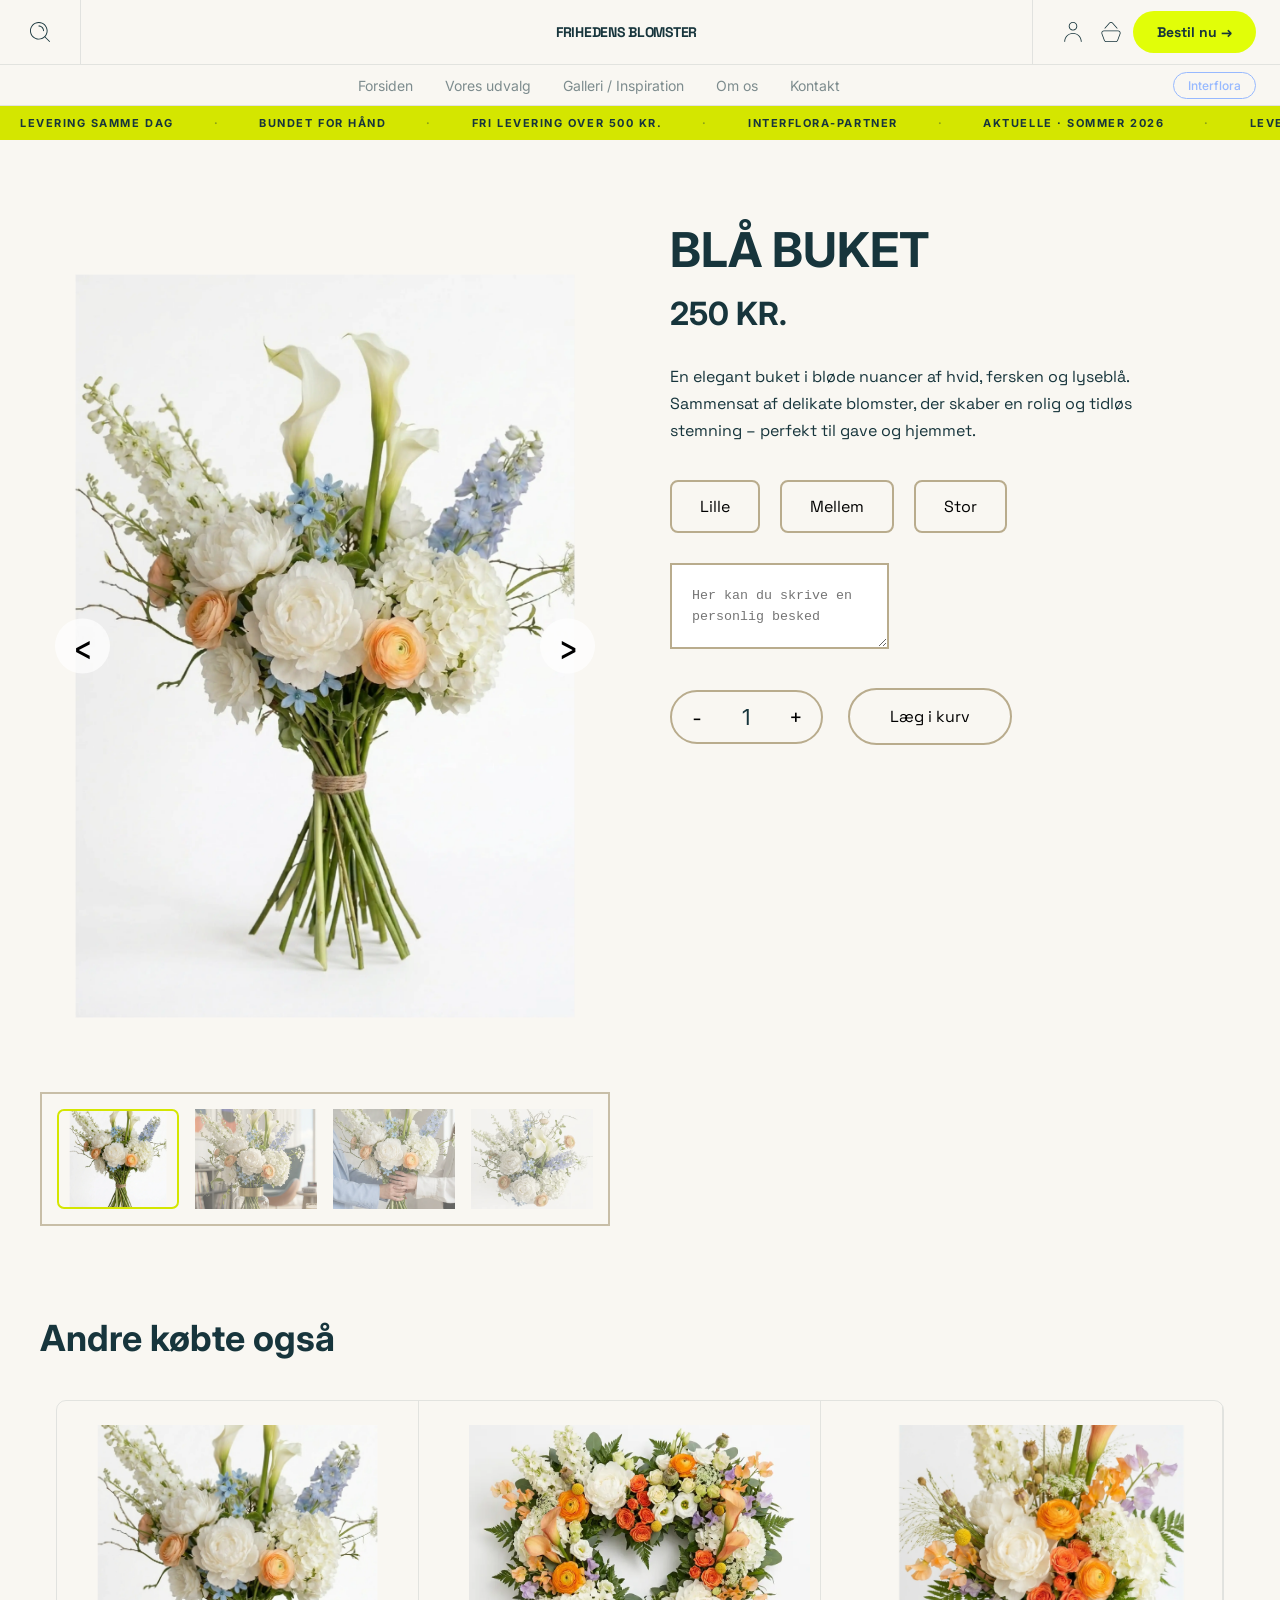
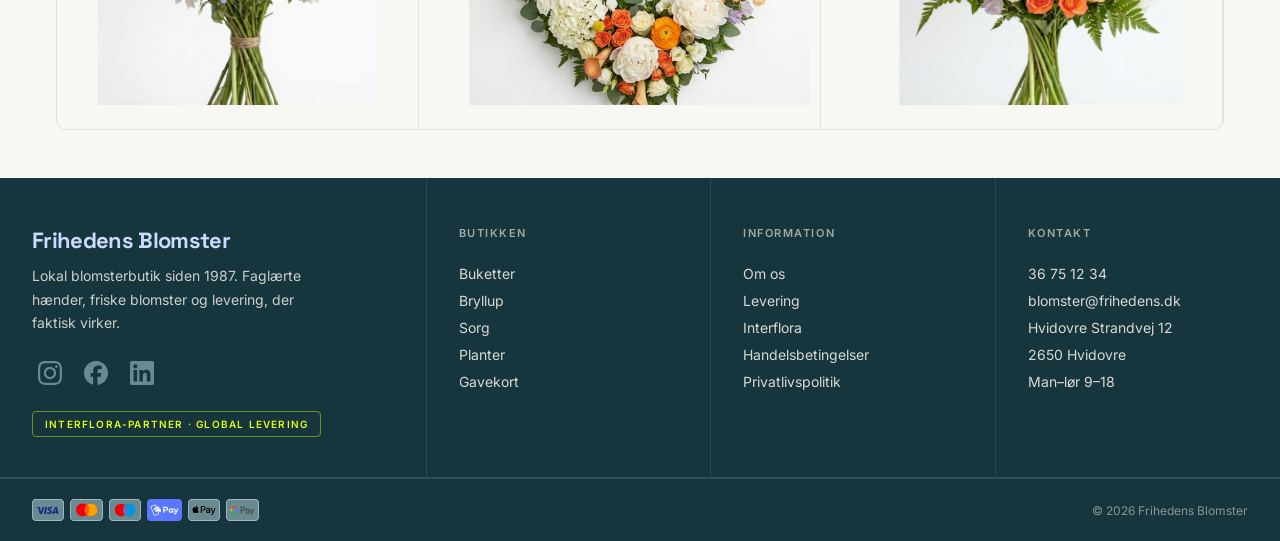
<file: produkt.html>
<!doctype html>
<html lang="da">
  <head>
    <meta charset="UTF-8" />
    <meta name="viewport" content="width=device-width, initial-scale=1.0" />
    <meta name="robots" content="noindex" />
    <meta name="description" content="Frihedens Blomster — lokal blomsterbutik i Hvidovre. Håndlavede buketter, levering samme dag." />
    <title>Frihedens Blomster</title>

    <!-- Google Fonts -->
    <link rel="preconnect" href="https://fonts.googleapis.com" />
    <link rel="preconnect" href="https://fonts.gstatic.com" crossorigin />
    <link href="https://fonts.googleapis.com/css2?family=Space+Grotesk:wght@500;600;700&family=Inter:wght@400;500;600&display=swap" rel="stylesheet" />

    <!-- Stylesheets (order matters — general first, then layout, then page) -->
    <link rel="stylesheet" href="styles/general.css" />
    <link rel="stylesheet" href="styles/layout.css" />
    <link rel="stylesheet" href="styles/produkt.css" />

    <!-- Favicons-->
    <link rel="icon" type="image/png" href="images/favicon (6)/favicon-96x96.png" sizes="96x96" />
    <link rel="icon" type="image/svg+xml" href="images/favicon (6)/favicon.svg" />
    <link rel="shortcut icon" href="images/favicon (6)/favicon.ico" />
    <link rel="apple-touch-icon" sizes="180x180" href="images/favicon (6)/apple-touch-icon.png" />
    <meta name="apple-mobile-web-app-title" content="MyWebSite" />
    <link rel="manifest" href="images/favicon (6)/site.webmanifest" />
  </head>

  <body>
    <!-- NAVIGATION
         Row 1: search | LOGO | account + cart + CTA
         Row 2: page links (desktop only) -->
    <header>
      <nav class="site-nav">
        <!-- Row 1 -->
        <div class="nav-row-1">
          <div class="nav-row-1-left">
            <button class="icon-btn" aria-label="Søg">
              <img src="images/img_index/search_icon.svg" alt="" />
            </button>
          </div>

          <a href="index.html" class="nav-logo">Frihedens Blomster</a>

          <div class="nav-row-1-right">
            <button class="icon-btn" aria-label="Min konto">
              <img src="images/img_index/profile.svg" alt="" />
            </button>
            <button class="icon-btn" aria-label="Kurv">
              <img src="images/img_index/kurv.svg" alt="" />
            </button>
            <a href="404.html" class="btn-lime nav-cta">Bestil nu →</a>
            <button class="nav-hamburger" aria-label="Åbn menu">
              <span></span>
              <span></span>
              <span></span>
            </button>
          </div>
        </div>

        <!-- Row 2: page links (desktop only) -->
        <div class="nav-row-2">
          <div class="nav-row-2-inner">
            <ul class="nav-links">
              <li><a href="index.html">Forsiden</a></li>
              <li><a href="voresudvalg.html">Vores udvalg</a></li>
              <li><a href="404.html">Galleri / Inspiration</a></li>
              <li><a href="omos.html">Om os</a></li>
              <li><a href="kontakt.html">Kontakt</a></li>
            </ul>
            <a href="https://interflora.dk" target="_blank" rel="noopener" class="nav-interflora">Interflora</a>
          </div>
        </div>
      </nav>
    </header>

    <!-- MOBILE NAVIGATION OVERLAY -->
    <div class="mobile-nav">
      <button class="mobile-nav-close" aria-label="Luk menu">&times;</button>
      <ul>
        <li><a href="index.html">Forsiden</a></li>
        <li><a href="voresudvalg.html">Vores udvalg</a></li>
        <li><a href="404.html">Galleri / Inspiration</a></li>
        <li><a href="omos.html">Om os</a></li>
        <li><a href="kontakt.html">Kontakt</a></li>
      </ul>
      <a href="kontakt.html" class="btn-lime mobile-nav-cta-btn">Bestil nu →</a>
    </div>

    <!-- TICKER STRIP  (lime background, scrolling text) -->
    <div class="ticker-strip" aria-hidden="true">
      <div class="ticker-inner">
        <span>Levering samme dag</span>
        <span class="ticker-dot"> · </span>
        <span>Bundet for hånd</span>
        <span class="ticker-dot"> · </span>
        <span>Fri levering over 500 kr.</span>
        <span class="ticker-dot"> · </span>
        <span>Interflora-partner</span>
        <span class="ticker-dot"> · </span>
        <span>Aktuelle · Sommer 2026</span>
        <span class="ticker-dot"> · </span>
        <!-- Duplicate set for seamless loop -->
        <span>Levering samme dag</span>
        <span class="ticker-dot"> · </span>
        <span>Bundet for hånd</span>
        <span class="ticker-dot"> · </span>
        <span>Fri levering over 500 kr.</span>
        <span class="ticker-dot"> · </span>
        <span>Interflora-partner</span>
        <span class="ticker-dot"> · </span>
        <span>Aktuelle · Sommer 2026</span>
        <span class="ticker-dot"> · </span>
      </div>
    </div>
    <main class="product-page">
      <!-- ANTAL PLUS OG MINUS KNAPPER -->
      <section class="gallery">
        <div class="main-image-wrapper">
          <button class="arrow left">‹</button>

          <!-- <img class="main-image" src="images/img_index/img_voresudvalg/blaa_buket.webp" alt="Buket med hvide og blå blomster" /> -->
          <div class="slider-track">
            <img src="images/img_index/img_voresudvalg/blaa_buket.webp" alt="Buket med hvide og blå blomster" />
            <img src="images/img_index/img_voresudvalg/blaabuket_giv.webp" alt="Buket med hvide og blå blomster" />
            <img src="images/img_index/img_voresudvalg/blaabuket_kvinder.webp" alt="Buket med hvide og blå blomster" />
            <img src="images/img_index/img_voresudvalg/blaabuket_oppefra.webp" alt="Buket med hvide og blå blomster" />
          </div>
          <button class="arrow right">›</button>
        </div>

        <!--- Scroll Billeder -->
        <div class="thumbnail-row">
          <img src="images/img_index/img_voresudvalg/blaa_buket.webp" alt="Buket med hvide og blå blomster" />
          <img src="images/img_index/img_voresudvalg/blaabuket_giv.webp" alt="Buket med hvide og blå blomster" />
          <img src="images/img_index/img_voresudvalg/blaabuket_kvinder.webp" alt="Buket med hvide og blå blomster" />
          <img src="images/img_index/img_voresudvalg/blaabuket_oppefra.webp" alt="Buket med hvide og blå blomster" />
        </div>
      </section>

      <!-- RIGHT SIDE -->
      <section class="product-info">
        <h1>BLÅ BUKET</h1>

        <h2 class="product-price">250 KR.</h2>

        <p class="description">En elegant buket i bløde nuancer af hvid, fersken og lyseblå. Sammensat af delikate blomster, der skaber en rolig og tidløs stemning – perfekt til gave og hjemmet.</p>

        <div class="size-buttons">
          <button data-price="250">Lille</button>
          <button data-price="350">Mellem</button>
          <button data-price="450">Stor</button>
        </div>

        <textarea placeholder="Her kan du skrive en personlig besked"></textarea>
        <!-- <div class="note-box">Her kan du skrive en besked.</div> -->

        <div class="cart-row">
          <div class="quantity">
            <button class="minus">-</button>
            <span class="quantity-number">1</span>
            <button class="plus">+</button>
          </div>

          <button class="add-to-cart">Læg i kurv</button>
        </div>
      </section>
    </main>

    <!-- RELATED PRODUCTS -->
    <section class="related">
      <h3>Andre købte også</h3>

      <div class="related-grid">
        <div class="related-item">
          <img src="images/img_index/img_voresudvalg/blomst.webp" alt="blå, orange og hvide blomster" />
        </div>
        <div class="related-item">
          <img src="images/img_index/img_voresudvalg/begravelse_hjerte.webp" alt="hjerte buket" />
        </div>
        <div class="related-item">
          <img src="images/img_index/img_voresudvalg/orange_buket.webp" alt="orange buket" />
        </div>
      </div>
    </section>

    <!-- FOOTER -->
    <footer class="site-footer">
      <div class="footer-grid">
        <!-- Brand -->
        <div class="footer-brand">
          <p class="footer-logo">Frihedens Blomster</p>
          <p class="footer-tagline">Lokal blomsterbutik siden 1987. Faglærte hænder, friske blomster og levering, der faktisk virker.</p>

          <div class="footer-social">
            <a href="#" aria-label="Instagram">
              <img src="images/img_index/instagram_icon.svg" alt="Instagram" />
            </a>
            <a href="#" aria-label="Facebook">
              <img src="images/img_index/fb_icon.svg" alt="Facebook" />
            </a>
            <a href="#" aria-label="LinkedIn">
              <img src="images/img_index/linkedin_icon.svg" alt="LinkedIn" />
            </a>
          </div>

          <span class="footer-badge">Interflora-partner · Global levering</span>
        </div>

        <!-- Accordion columns (mobile) / always expanded (desktop) -->
        <div class="footer-col">
          <button class="footer-col-btn">
            <span>Butikken</span>
            <!-- <span class="arrow">+</span> -->
          </button>
          <div class="footer-col-links">
            <ul>
              <li><a href="#">Buketter</a></li>
              <li><a href="#">Bryllup</a></li>
              <li><a href="#">Sorg</a></li>
              <li><a href="#">Planter</a></li>
              <li><a href="#">Gavekort</a></li>
            </ul>
          </div>
        </div>

        <div class="footer-col">
          <button class="footer-col-btn">
            <span>Information</span>
            <!-- <span class="arrow">+</span> -->
          </button>
          <div class="footer-col-links">
            <ul>
              <li><a href="om-os.html">Om os</a></li>
              <li><a href="#">Levering</a></li>
              <li><a href="https://interflora.dk" target="_blank" rel="noopener">Interflora</a></li>
              <li><a href="#">Handelsbetingelser</a></li>
              <li><a href="#">Privatlivspolitik</a></li>
            </ul>
          </div>
        </div>

        <div class="footer-col">
          <button class="footer-col-btn">
            <span>Kontakt</span>
            <!-- <span class="arrow">+</span> -->
          </button>
          <div class="footer-col-links">
            <ul>
              <li><a href="tel:+4536751234">36 75 12 34</a></li>
              <li><a href="mailto:blomster@frihedens.dk">blomster@frihedens.dk</a></li>
              <li><a href="#">Hvidovre Strandvej 12</a></li>
              <li><a href="#">2650 Hvidovre</a></li>
              <li><a href="#">Man–lør 9–18</a></li>
            </ul>
          </div>
        </div>
      </div>

      <!-- Bottom bar: payment icons (left) + copyright (right) -->
      <div class="footer-bottom">
        <ul class="footer-payment" aria-label="Betalingsmetoder">
          <li><img src="images/img_index/visa_icon.svg" alt="Visa" /></li>
          <li><img src="images/img_index/mastercard_icon.svg" alt="Mastercard" /></li>
          <li><img src="images/img_index/maestro_icon.svg" alt="Maestro" /></li>
          <li><img src="images/img_index/mobilepay_icon.svg" alt="MobilePay" /></li>
          <li><img src="images/img_index/applepay_icon.svg" alt="Apple Pay" /></li>
          <li><img src="images/img_index/googlepay_icon.svg" alt="Google Pay" /></li>
        </ul>

        <p class="footer-copyright">© 2026 Frihedens Blomster</p>
      </div>
    </footer>

    <!-- STICKY MOBILE CTA  (hidden on desktop) -->
    <div class="sticky-cta">
      <a href="#kategorier">Vis alle buketter →</a>
    </div>

    <!-- JavaScript — loaded at the end so the HTML is ready first -->
    <script src="javascript/main.js"></script>
    <script src="javascript/produkt.js"></script>
  </body>
</html>
</file>
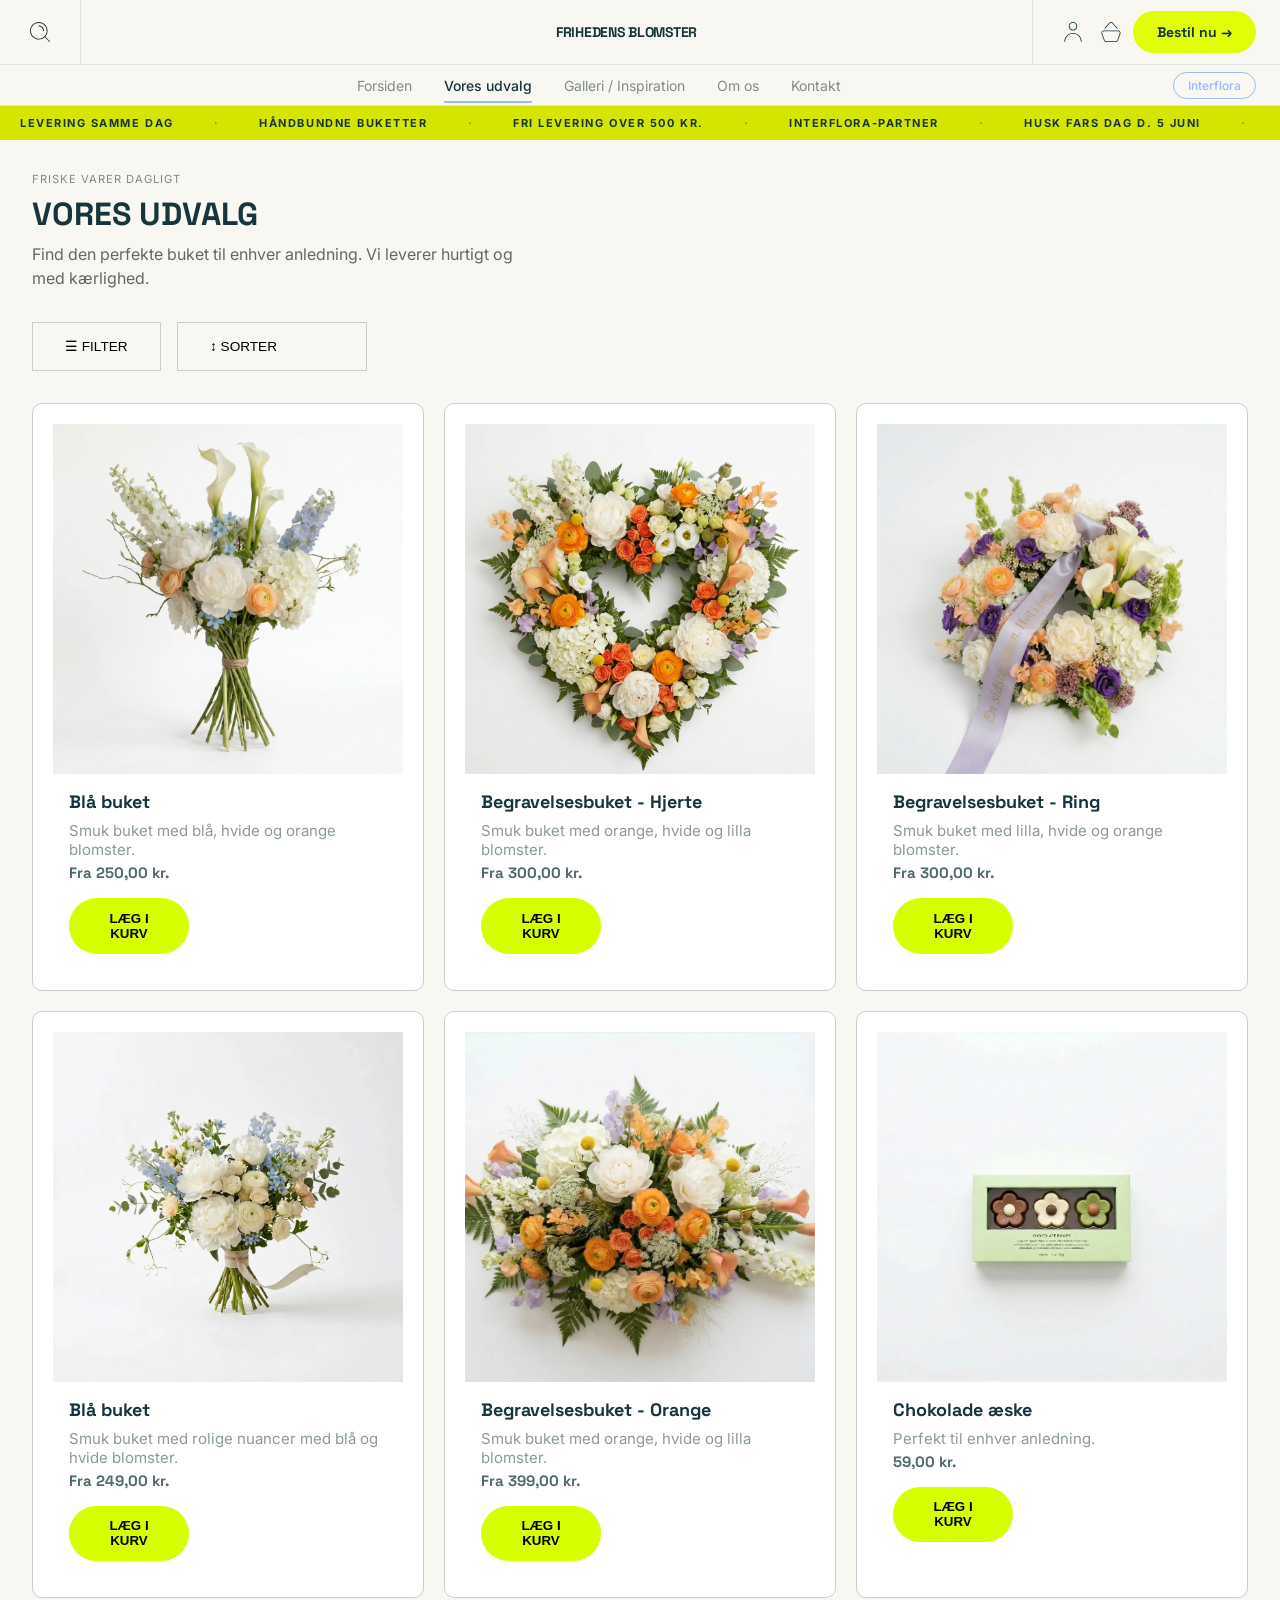
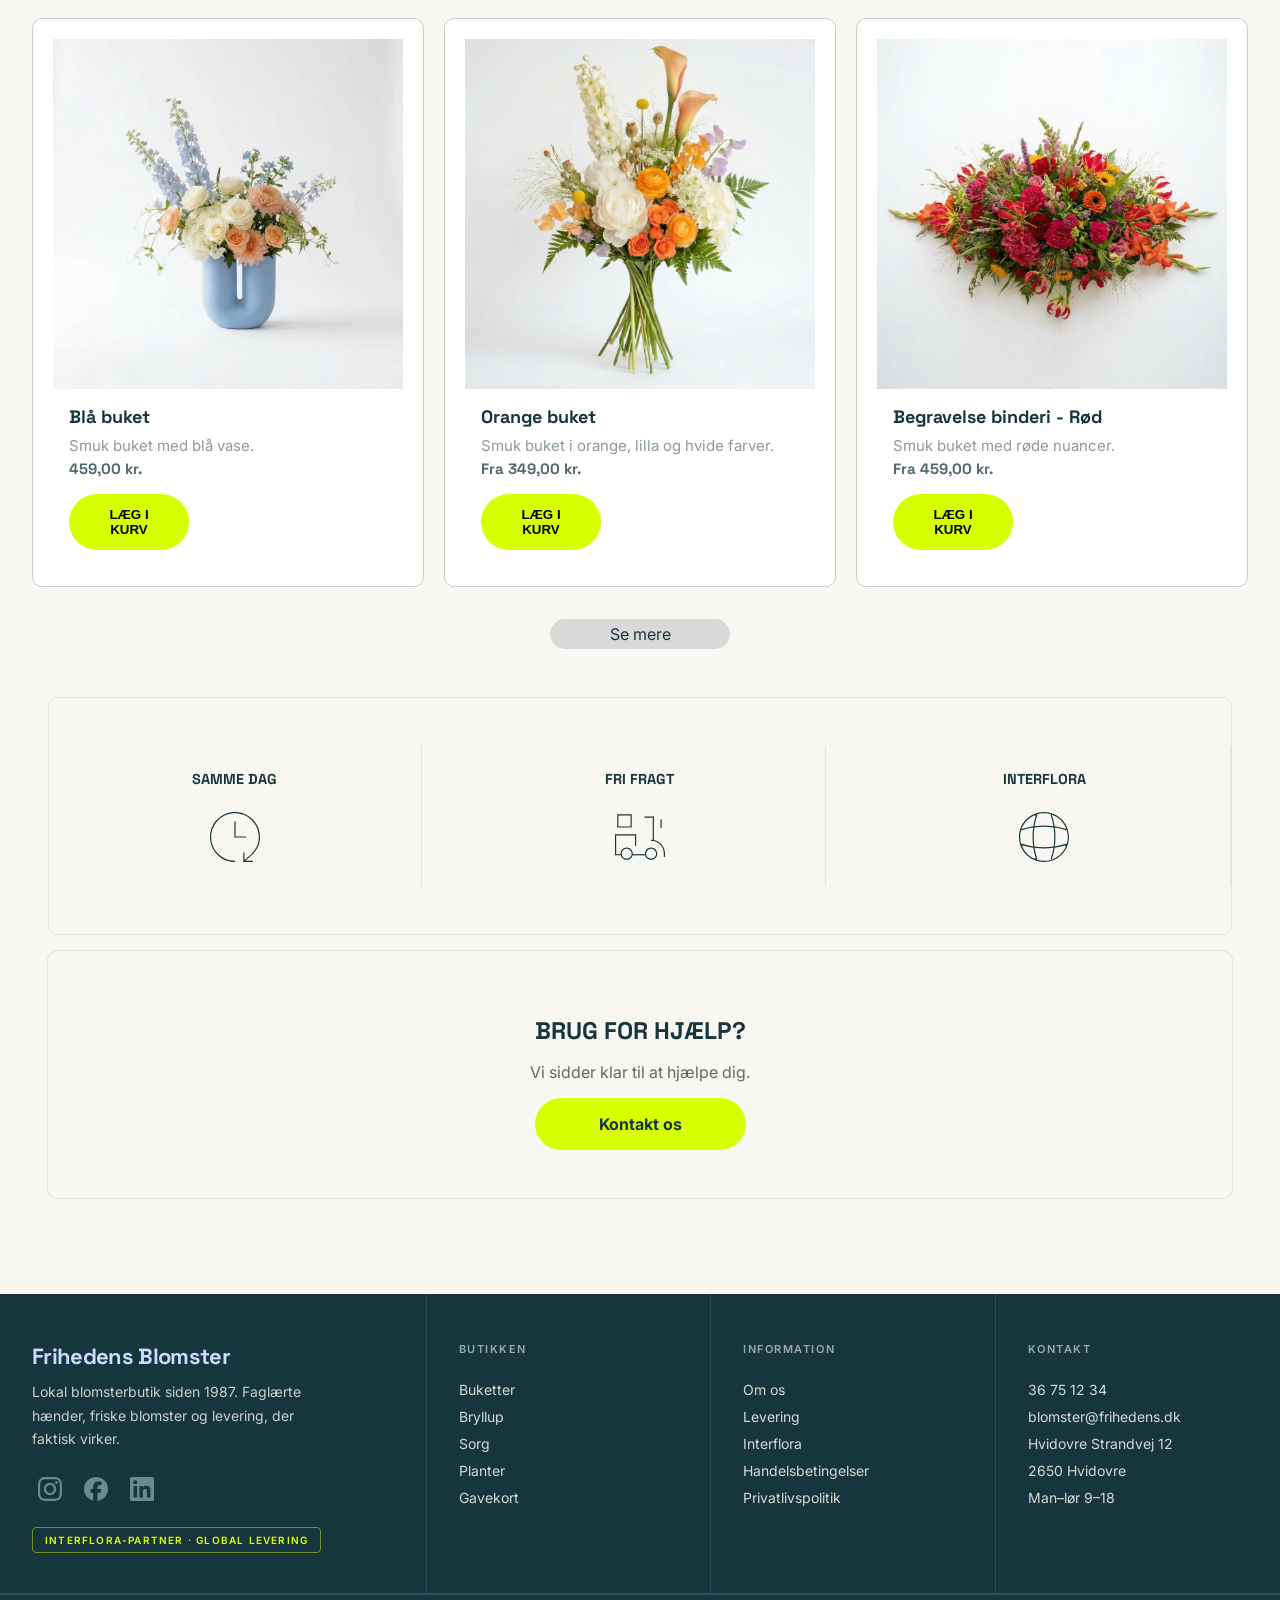
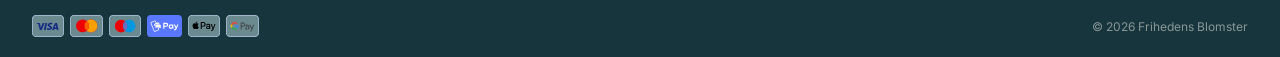
<file: voresudvalg.html>
<!doctype html>
<html lang="da">
  <head>
    <meta charset="UTF-8" />
    <meta name="viewport" content="width=device-width, initial-scale=1.0" />
    <meta name="robots" content="noindex" />
    <meta name="description" content="Frihedens Blomster — lokal blomsterbutik i Hvidovre. Håndlavede buketter, levering samme dag." />
    <title>Frihedens Blomster</title>

    <!-- Google Fonts -->
    <link rel="preconnect" href="https://fonts.googleapis.com" />
    <link rel="preconnect" href="https://fonts.gstatic.com" crossorigin />
    <link href="https://fonts.googleapis.com/css2?family=Space+Grotesk:wght@500;600;700&family=Inter:wght@400;500;600&display=swap" rel="stylesheet" />

    <!-- Stylesheets (order matters — general first, then layout, then page) -->
    <link rel="stylesheet" href="styles/general.css" />
    <link rel="stylesheet" href="styles/layout.css" />
    <link rel="stylesheet" href="styles/voresudvalg.css" />

    <!-- Favicons -->
    <link rel="icon" type="image/png" href="images/favicon (6)/favicon-96x96.png" sizes="96x96" />
    <link rel="icon" type="image/svg+xml" href="images/favicon (6)/favicon.svg" />
    <link rel="shortcut icon" href="images/favicon (6)/favicon.ico" />
    <link rel="apple-touch-icon" sizes="180x180" href="images/favicon (6)/apple-touch-icon.png" />
    <meta name="apple-mobile-web-app-title" content="MyWebSite" />
    <link rel="manifest" href="images/favicon (6)/site.webmanifest" />
  </head>
  <body>
    <!-- NAVIGATION
         Row 1: search | LOGO | account + cart + CTA
         Row 2: page links (desktop only) -->
    <header>
      <nav class="site-nav">
        <!-- Row 1 -->
        <div class="nav-row-1">
          <div class="nav-row-1-left">
            <button class="icon-btn" aria-label="Søg">
              <img src="images/img_index/search_icon.svg" alt="" />
            </button>
          </div>

          <a href="index.html" class="nav-logo">Frihedens Blomster</a>

          <div class="nav-row-1-right">
            <button class="icon-btn" aria-label="Min konto">
              <img src="images/img_index/profile.svg" alt="" />
            </button>
            <button class="icon-btn" aria-label="Kurv">
              <img src="images/img_index/kurv.svg" alt="" />
            </button>
            <a href="404.html" class="btn-lime nav-cta">Bestil nu →</a>
            <button class="nav-hamburger" aria-label="Åbn menu">
              <span></span>
              <span></span>
              <span></span>
            </button>
          </div>
        </div>

        <!-- Row 2: page links (desktop only) -->
        <div class="nav-row-2">
          <div class="nav-row-2-inner">
            <ul class="nav-links">
              <li><a href="index.html">Forsiden</a></li>
              <li><a href="voresudvalg.html" class="active">Vores udvalg</a></li>
              <li><a href="404.html">Galleri / Inspiration</a></li>
              <li><a href="omos.html">Om os</a></li>
              <li><a href="kontakt.html">Kontakt</a></li>
            </ul>
            <a href="https://interflora.dk" target="_blank" rel="noopener" class="nav-interflora">Interflora</a>
          </div>
        </div>
      </nav>
    </header>

    <!-- MOBILE NAVIGATION OVERLAY -->
    <div class="mobile-nav">
      <button class="mobile-nav-close" aria-label="Luk menu">&times;</button>
      <ul>
        <li><a href="index.html">Forsiden</a></li>
        <li><a href="voresudvalg.html">Vores udvalg</a></li>
        <li><a href="404.html">Galleri / Inspiration</a></li>
        <li><a href="omos.html">Om os</a></li>
        <li><a href="kontakt.html">Kontakt</a></li>
      </ul>
      <a href="kontakt.html" class="btn-lime mobile-nav-cta-btn">Bestil nu →</a>
    </div>

    <!-- TICKER STRIP  (lime background, scrolling text) -->
    <div class="ticker-strip" aria-hidden="true">
      <div class="ticker-inner">
        <span>Levering samme dag</span>
        <span class="ticker-dot"> · </span>
        <span>Håndbundne buketter</span>
        <span class="ticker-dot"> · </span>
        <span>Fri levering over 500 kr.</span>
        <span class="ticker-dot"> · </span>
        <span>Interflora-partner</span>
        <span class="ticker-dot"> · </span>
        <span>Husk fars dag d. 5 juni</span>
        <span class="ticker-dot"> · </span>
        <!-- Duplicate set for seamless loop -->
        <span>Levering samme dag</span>
        <span class="ticker-dot"> · </span>
        <span>Håndbundne buketter</span>
        <span class="ticker-dot"> · </span>
        <span>Fri levering over 500 kr.</span>
        <span class="ticker-dot"> · </span>
        <span>Interflora-partner</span>
        <span class="ticker-dot"> · </span>
        <span>Aktuelle · Sommer 2026</span>
        <span class="ticker-dot"> · </span>
      </div>
    </div>

    <!-- Main -->
    <main class="page">
      <!-- INTRO -->
      <section class="intro">
        <p class="eyebrow">FRISKE VARER DAGLIGT</p>

        <h1>VORES UDVALG</h1>

        <p class="intro-text">Find den perfekte buket til enhver anledning. Vi leverer hurtigt og med kærlighed.</p>
      </section>

      <!-- Filter og sorter -->
      <section class="toolbar">
        <div class="toolbar-left">
          <select id="filter-btn" class="filter-btn">
            <option value="default">☰ FILTER</option>
            <option value="name">PRIS</option>
            <option value="low-high">FARVE</option>
            <option value="high-low">I SÆSON</option>
          </select>

          <select id="sort-btn" class="sort-btn">
            <option value="default">↕ SORTER</option>
            <option value="name">NAVN (A-Å)</option>
            <option value="low-high">PRIS (LAV TIL HØJ)</option>
            <option value="high-low">PRIS (HØJ TIL LAV)</option>
          </select>
        </div>
      </section>

      <!-- Produkt sektion -->
      <section class="products" id="products">
        <!-- CARD -->
        <article class="product" data-price="249" data-name="bluebouquet">
          <a class="product-image" href="produkt.html"><img src="images/img_index/img_voresudvalg/4x4webpbilleder/blaabuket.webp" alt="Buket med hvide og blå blomster" /></a>

          <div class="product-info">
            <h3>Blå buket</h3>

            <p class="description">Smuk buket med blå, hvide og orange blomster.</p>

            <p class="price">Fra 250,00 kr.</p>

            <button>LÆG I KURV</button>
          </div>
        </article>

        <article class="product" data-price="300" data-name="heartbouquet">
          <div class="product-image"><img src="images/img_index/img_voresudvalg/4x4webpbilleder/hjertebuket.webp" alt="Begravelses binderi i form af et hjerte med orange og hvide blomster" /></div>

          <div class="product-info">
            <h3>Begravelsesbuket - Hjerte</h3>

            <p class="description">Smuk buket med orange, hvide og lilla blomster.</p>

            <p class="price">Fra 300,00 kr.</p>

            <button>LÆG I KURV</button>
          </div>
        </article>

        <article class="product" data-price="300" data-name="roundbouquet">
          <div class="product-image"><img src="images/img_index/img_voresudvalg/4x4webpbilleder/rundbuket.webp" alt="Begravelses binderi i form af en ring med hvide, orange og lilla blomster" /></div>

          <div class="product-info">
            <h3>Begravelsesbuket - Ring</h3>

            <p class="description">Smuk buket med lilla, hvide og orange blomster.</p>

            <p class="price">Fra 300,00 kr.</p>

            <button>LÆG I KURV</button>
          </div>
        </article>

        <article class="product" data-price="249" data-name="bluebouquet2">
          <div class="product-image"><img src="images/img_index/img_voresudvalg/4x4webpbilleder/blaabuket2.webp" alt="Buket med hvide og blå blomster" /></div>

          <div class="product-info">
            <h3>Blå buket</h3>

            <p class="description">Smuk buket med rolige nuancer med blå og hvide blomster.</p>

            <p class="price">Fra 249,00 kr.</p>

            <button>LÆG I KURV</button>
          </div>
        </article>

        <article class="product" data-price="399" data-name="mixedbouquet">
          <div class="product-image"><img src="images/img_index/img_voresudvalg/4x4webpbilleder/orangebuket.webp" alt="Bukket med hvide, blå og orange blomster" /></div>

          <div class="product-info">
            <h3>Begravelsesbuket - Orange</h3>

            <p class="description">Smuk buket med orange, hvide og lilla blomster.</p>

            <p class="price">Fra 399,00 kr.</p>

            <button>LÆG I KURV</button>
          </div>
        </article>

        <article class="product" data-price="59" data-name="chocolatebox">
          <div class="product-image"><img src="images/img_index/img_voresudvalg/4x4webpbilleder/chokoladeboks.webp" alt="Chokolade æske med 3 blomster formede chokolader" /></div>

          <div class="product-info">
            <h3>Chokolade æske</h3>

            <p class="description">Perfekt til enhver anledning.</p>

            <p class="price">59,00 kr.</p>

            <button>LÆG I KURV</button>
          </div>
        </article>

        <article class="product" data-price="449" data-name="coffinarrangement">
          <div class="product-image"><img src="images/img_index/img_voresudvalg/4x4webpbilleder/vaseblå.webp" alt="Begravelses binderi med hvide, orange og lilla blomster" /></div>

          <div class="product-info">
            <h3>Blå buket</h3>

            <p class="description">Smuk buket med blå vase.</p>

            <p class="price">459,00 kr.</p>

            <button>LÆG I KURV</button>
          </div>
        </article>

        <article class="product" data-price="349" data-name="orangebouquet">
          <div class="product-image"><img src="images/img_index/img_voresudvalg/4x4webpbilleder/orangebuketstor.webp" alt="Buket med hvide, orange og lilla blomster" /></div>

          <div class="product-info">
            <h3>Orange buket</h3>

            <p class="description">Smuk buket i orange, lilla og hvide farver.</p>

            <p class="price">Fra 349,00 kr.</p>

            <button>LÆG I KURV</button>
          </div>
        </article>

        <article class="product" data-price="449" data-name="redfuneralarrangement">
          <div class="product-image"><img src="images/img_index/img_voresudvalg/4x4webpbilleder/begravelseroed_4x4.webp" alt="Begravelses binderi med røde blomster" /></div>

          <div class="product-info">
            <h3>Begravelse binderi - Rød</h3>

            <p class="description">Smuk buket med røde nuancer.</p>

            <p class="price">Fra 459,00 kr.</p>

            <button>LÆG I KURV</button>
          </div>
        </article>
      </section>

      <!-- Se mere knap - Skal vi have den med? -->
      <div class="semereknap"><p>Se mere</p></div>

      <!-- Ikoner -->
      <section class="benefits">
        <div class="benefit">
          <h4>SAMME DAG</h4>

          <img src="images/img_index/img_voresudvalg/ikoner/samme_dag_icon.svg" alt="" />
        </div>

        <div class="benefit">
          <h4>FRI FRAGT</h4>

          <img src="images/img_index/img_voresudvalg/ikoner/fri_fragt_icon.svg" alt="" />
        </div>

        <div class="benefit">
          <h4>INTERFLORA</h4>

          <img src="images/img_index/img_voresudvalg/ikoner/globe_icon.svg" alt="" />
        </div>
      </section>

      <!-- Brug for hjælp sektion -->
      <section class="help-section">
        <h2>BRUG FOR HJÆLP?</h2>

        <p>Vi sidder klar til at hjælpe dig.</p>

        <a class="kontakt-btn" href="kontakt.html">Kontakt os</a>
      </section>
    </main>

    <!-- FOOTER -->
    <footer class="site-footer">
      <div class="footer-grid">
        <!-- Brand -->
        <div class="footer-brand">
          <p class="footer-logo">Frihedens Blomster</p>
          <p class="footer-tagline">Lokal blomsterbutik siden 1987. Faglærte hænder, friske blomster og levering, der faktisk virker.</p>

          <div class="footer-social">
            <a href="#" aria-label="Instagram">
              <img src="images/img_index/instagram_icon.svg" alt="Instagram" />
            </a>
            <a href="#" aria-label="Facebook">
              <img src="images/img_index/fb_icon.svg" alt="Facebook" />
            </a>
            <a href="#" aria-label="LinkedIn">
              <img src="images/img_index/linkedin_icon.svg" alt="LinkedIn" />
            </a>
          </div>

          <span class="footer-badge">Interflora-partner · Global levering</span>
        </div>

        <!-- Accordion columns -->
        <div class="footer-col">
          <button class="footer-col-btn">
            <span>Butikken</span>
            <span class="arrow">+</span>
          </button>
          <div class="footer-col-links">
            <ul>
              <li><a href="#">Buketter</a></li>
              <li><a href="#">Bryllup</a></li>
              <li><a href="#">Sorg</a></li>
              <li><a href="#">Planter</a></li>
              <li><a href="#">Gavekort</a></li>
            </ul>
          </div>
        </div>

        <div class="footer-col">
          <button class="footer-col-btn">
            <span>Information</span>
            <span class="arrow">+</span>
          </button>
          <div class="footer-col-links">
            <ul>
              <li><a href="om-os.html">Om os</a></li>
              <li><a href="#">Levering</a></li>
              <li><a href="https://interflora.dk" target="_blank" rel="noopener">Interflora</a></li>
              <li><a href="#">Handelsbetingelser</a></li>
              <li><a href="#">Privatlivspolitik</a></li>
            </ul>
          </div>
        </div>

        <div class="footer-col">
          <button class="footer-col-btn">
            <span>Kontakt</span>
            <span class="arrow">+</span>
          </button>
          <div class="footer-col-links">
            <ul>
              <li><a href="tel:+4536751234">36 75 12 34</a></li>
              <li><a href="mailto:blomster@frihedens.dk">blomster@frihedens.dk</a></li>
              <li><a href="#">Hvidovre Strandvej 12</a></li>
              <li><a href="#">2650 Hvidovre</a></li>
              <li><a href="#">Man–lør 9–18</a></li>
            </ul>
          </div>
        </div>
      </div>

      <!-- Bottom: payment icons (left) + copyright (right) -->
      <div class="footer-bottom">
        <ul class="footer-payment" aria-label="Betalingsmetoder">
          <li><img src="images/img_index/visa_icon.svg" alt="Visa" /></li>
          <li><img src="images/img_index/mastercard_icon.svg" alt="Mastercard" /></li>
          <li><img src="images/img_index/maestro_icon.svg" alt="Maestro" /></li>
          <li><img src="images/img_index/mobilepay_icon.svg" alt="MobilePay" /></li>
          <li><img src="images/img_index/applepay_icon.svg" alt="Apple Pay" /></li>
          <li><img src="images/img_index/googlepay_icon.svg" alt="Google Pay" /></li>
        </ul>

        <p class="footer-copyright">© 2026 Frihedens Blomster</p>
      </div>
    </footer>

    <!-- STICKY MOBILE CTA  (hidden on desktop) -->
    <div class="sticky-cta">
      <a href="#kategorier">Vis alle buketter →</a>
    </div>

    <!-- JavaScript — at the bottom so the page loads first -->
    <script src="javascript/main.js"></script>
    <script src="javascript/voresudvalg.js"></script>
  </body>
</html>
</file>
<file: styles/general.css>
/* 
   GENERAL.CSS
   Variables · Reset · Shared styles · Buttons
   */
/* --- Colours and font variables --- */

@font-face {
  font-family: "inter";
  src: url(../fonts/Inter-VariableFont_opsz\,wght.woff) format("woff");
}

@font-face {
  font-family: "spacegrotesk";
  src: url(../fonts/SpaceGrotesk-VariableFont_wght.woff) format("woff");
}

:root {
  --color-dark: #17353c; /* main dark green */
  --color-teal: #005056; /* darker teal for hover */
  --color-lime: #e1fe08; /* lime / accent */
  --color-blue: #97b9ff; /* periwinkle — active underline, Interflora btn */
  --color-blue-pale: rgba(205, 218, 255, 100); /* pale blue for category icon circles */
  --color-cream: #f9f7f2; /* page background */
  --color-text: rgba(23, 53, 60, 0.75);
  --color-text-muted: rgba(23, 53, 60, 0.5);
  --color-border: rgba(23, 53, 60, 0.1);
  --color-on-dark: rgba(249, 247, 242, 0.75);
  --color-strip-green: rgba(212, 230, 0); /* page background */
}

/* --- Header --- */
.nav-logo {
  padding-left: 140px;
}

/* --- Bestil nu knap ---*/
.nav-cta.btn-lime {
  transition: all 0.2s ease;
}

.nav-cta.btn-lime:hover {
  background: #c7ef00;
  transform: scale(1.02);
}

/* --- Reset --- */
* {
  box-sizing: border-box;
  margin: 0;
  padding: 0;
}

html {
  scroll-behavior: smooth;
}

img {
  display: block;
  max-width: 100%;
}

ul {
  list-style: none;
}

a {
  text-decoration: none;
  color: inherit;
}

/* --- Base body --- */
body {
  font-family: "Inter", sans-serif;
  background-color: var(--color-cream);
  color: var(--color-dark);
  overflow-x: hidden;
}

/* --- Buttons --- */

/* Lime pill button */
.btn-lime {
  display: inline-block;
  background-color: var(--color-lime);
  color: var(--color-dark);
  font-family: "Space Grotesk", sans-serif;
  font-size: 14px;
  font-weight: 700;
  padding: 12px 24px;
  border-radius: 100px;
  cursor: pointer;
  border: none;
  transition: opacity 0.2s;
}

.btn-lime:hover {
  opacity: 0.85;
}

/* Dark pill button */
.btn-dark {
  display: inline-block;
  background-color: var(--color-dark);
  color: var(--color-lime);
  font-family: "Space Grotesk", sans-serif;
  font-size: 14px;
  font-weight: 700;
  padding: 12px 24px;
  border-radius: 100px;
  cursor: pointer;
  border: none;
  transition: background-color 0.2s;
}

.btn-dark:hover {
  background-color: var(--color-teal);
}

/* Ghost outline button */
.btn-ghost {
  display: inline-block;
  background-color: transparent;
  color: var(--color-dark);
  font-family: "Space Grotesk", sans-serif;
  font-size: 14px;
  font-weight: 700;
  padding: 11px 22px;
  border-radius: 100px;
  border: 1.5px solid var(--color-dark);
  transition:
    background-color 0.2s,
    color 0.2s;
}

.btn-ghost:hover {
  background-color: var(--color-dark);
  color: var(--color-lime);
}

/* --- Ticker animation --- */
@keyframes ticker-scroll {
  from {
    transform: translateX(0);
  }
  to {
    transform: translateX(-50%);
  }
}
</file>
<file: styles/layout.css>
/* LAYOUT.CSS
   Navigation · Ticker · Footer · Mobile nav */

/* NAVIGATION
   Row 1 — [search | border] LOGO [border | icons + CTA]
   Row 2 — page links centred + Interflora pill on right */

.site-nav {
  position: sticky;
  top: 0;
  z-index: 100;
  background-color: var(--color-cream);
  border-bottom: 1px solid var(--color-border);
}

/* --- Row 1 --- */
.nav-row-1 {
  display: flex;
  align-items: stretch; /* children fill the full row height */
  height: 56px;
}

/* Left section — search icon, has a right border as divider */
.nav-row-1-left {
  display: flex;
  align-items: center;
  padding: 0 16px;
  border-right: 1px solid var(--color-border);
}

.nav-row-1-left .icon-btn {
  background: none;
  border: none;
  cursor: pointer;
  padding: 6px;
  display: flex;
  align-items: center;
}

.nav-row-1-left .icon-btn img {
  width: 20px;
  height: 20px;
}

/* Logo fills remaining space, centred */
.nav-logo {
  flex: 1;
  display: flex;
  align-items: center;
  justify-content: center;
  font-family: "Space Grotesk", sans-serif;
  font-size: 14px;
  font-weight: 700;
  letter-spacing: -0.02em;
  color: var(--color-dark);
  text-transform: uppercase;
}

/* Right section — icons + CTA, has a left border as divider */
.nav-row-1-right {
  display: flex;
  align-items: center;
  gap: 6px;
  padding: 0 16px;
  border-left: 1px solid var(--color-border);
}

.nav-row-1-right .icon-btn {
  background: none;
  border: none;
  cursor: pointer;
  padding: 6px;
  display: flex;
  align-items: center;
}

.nav-row-1-right .icon-btn img {
  width: 20px;
  height: 20px;
}

/* "Bestil nu" CTA — hidden on mobile */
.nav-cta {
  display: none;
}

/* Hamburger — shown on mobile */
.nav-hamburger {
  background: none;
  border: none;
  cursor: pointer;
  padding: 6px;
  display: flex;
  flex-direction: column;
  gap: 5px;
}

.nav-hamburger span {
  display: block;
  width: 20px;
  height: 1.5px;
  background-color: var(--color-dark);
  border-radius: 2px;
}

/* --- Row 2: page links (hidden on mobile) --- */
.nav-row-2 {
  display: none;
  border-top: 1px solid var(--color-border);
}

/* Row 2 inner: flex so links stay centred and Interflora is pushed right */
.nav-row-2-inner {
  display: flex;
  align-items: center;
  height: 40px;
  padding: 0 16px;
}

/* Page links list — takes up all remaining space and centres itself */
.nav-links {
  flex: 1;
  display: flex;
  justify-content: center;
  align-items: center;
  gap: 4px;
}

/* Individual nav link */
.nav-links li a {
  font-family: "Inter", sans-serif;
  font-size: 13px;
  color: rgba(23, 53, 60, 0.55);
  padding: 6px 12px;
  /* position: relative so we can place the underline pseudo-element */
  position: relative;
  transition: color 0.15s;
}

/* Hover: just darken the text — no lime, no background */
.nav-links li a:hover {
  color: var(--color-dark);
}

/* Active page: periwinkle 2px underline */
.nav-links li a.active {
  color: var(--color-dark);
  font-weight: 500;
}

.nav-links li a.active::after {
  content: "";
  position: absolute;
  bottom: -2px;
  left: 12px;
  right: 12px;
  height: 2px;
  background-color: var(--color-blue);
  border-radius: 1px;
}

/* Interflora pill */
.nav-interflora {
  font-family: "Inter", sans-serif;
  font-size: 12px;
  font-weight: 500;
  color: var(--color-blue);
  border: 1px solid var(--color-blue);
  padding: 5px 14px;
  border-radius: 100px;
  white-space: nowrap;
  transition:
    background-color 0.15s,
    color 0.15s;
}

.nav-interflora:hover {
  background-color: var(--color-blue);
  color: var(--color-dark);
}

/* MOBILE NAVIGATION OVERLAY */
.mobile-nav {
  display: none; /* shown when .is-open is added by JS */
  position: fixed;
  inset: 0; /* shorthand for top/right/bottom/left: 0 */
  background-color: var(--color-dark);
  z-index: 200;
  flex-direction: column;
  padding: 28px 24px 48px;
}

.mobile-nav.is-open {
  display: flex;
}

.mobile-nav-close {
  align-self: flex-end;
  background: none;
  border: none;
  font-size: 28px;
  color: rgba(249, 247, 242, 0.6);
  cursor: pointer;
  margin-bottom: 40px;
}

.mobile-nav ul li {
  border-bottom: 1px solid rgba(205, 218, 255, 0.07);
}

.mobile-nav ul li a {
  display: block;
  font-family: "Space Grotesk", sans-serif;
  font-size: 30px;
  font-weight: 700;
  color: var(--color-cream);
  padding: 14px 0;
  letter-spacing: -0.04em;
}

.mobile-nav-cta-btn {
  margin-top: 32px;
  align-self: flex-start;
}

/* TICKER STRIP
   Lime background, scrolling text */
.ticker-strip {
  overflow: hidden;
  background-color: var(--color-strip-green);
  padding: 10px 0;
}

.ticker-inner {
  display: flex;
  width: max-content; /* as wide as all items combined */
  animation: ticker-scroll 24s linear infinite;
}

.ticker-inner span {
  font-family: "Inter", sans-serif;
  font-size: 11px;
  font-weight: 700;
  letter-spacing: 0.14em;
  text-transform: uppercase;
  color: var(--color-dark);
  padding: 0 20px;
  white-space: nowrap;
}

.ticker-inner .ticker-dot {
  color: rgba(23, 53, 60, 0.4);
}

/* SECTION HEADING ROW
   Used above categories, products, gallery */
.section-head {
  display: flex;
  align-items: baseline;
  justify-content: space-between;
  gap: 12px;
  padding: 0 16px;
  margin-bottom: 16px;
}

.section-head h2 {
  font-family: "Space Grotesk", sans-serif;
  font-size: 18px;
  font-weight: 700;
  letter-spacing: -0.02em;
  text-transform: uppercase;
  color: var(--color-dark);
}

.section-head a {
  font-family: "Inter", sans-serif;
  font-size: 13px;
  color: var(--color-text-muted);
  white-space: nowrap;
  flex-shrink: 0;
}

.section-head a:hover {
  color: var(--color-dark);
}

/* FOOTER */
.site-footer {
  background-color: var(--color-dark);
  color: var(--color-cream);
  margin-top: 48px;
  /* bottom padding so sticky CTA doesn't cover content on mobile */
  padding-bottom: 64px;
}

/* Brand block at the top of footer */
.footer-brand {
  padding: 40px 24px 32px;
  border-bottom: 1px solid rgba(205, 218, 255, 0.12);
}

.footer-logo {
  font-family: "Space Grotesk", sans-serif;
  font-size: 22px;
  font-weight: 700;
  letter-spacing: -0.03em;
  /* Full cream — maximum contrast, this is the brand name */
  color: rgba(205, 218, 255, 100);
  margin-bottom: 10px;
}

.footer-tagline {
  font-family: "Inter", sans-serif;
  font-size: 14px;
  line-height: 1.7;
  /* 80% opacity — clearly readable body text on dark bg */
  color: rgba(249, 247, 242, 0.8);
  margin-bottom: 20px;
  max-width: 300px;
}

/* Social icon links */
.footer-social {
  display: flex;
  gap: 10px;
  margin-bottom: 20px;
}

.footer-social a {
  display: flex;
  align-items: center;
  justify-content: center;
  width: 36px;
  height: 36px;
}

.footer-social a img {
  width: 24px;
  height: 24px;
}

/* Interflora badge */
.footer-badge {
  display: inline-block;
  border: 1px solid rgba(225, 254, 8, 0.45);
  color: var(--color-lime);
  font-family: "Inter", sans-serif;
  font-size: 10px;
  font-weight: 600;
  letter-spacing: 0.12em;
  text-transform: uppercase;
  padding: 6px 12px;
  border-radius: 4px;
}

/* Accordion link columns */
.footer-col {
  border-bottom: 1px solid rgba(205, 218, 255, 0.1);
}

/* The clickable heading that toggles the column open/closed */
.footer-col-btn {
  width: 100%;
  background: none;
  border: none;
  cursor: pointer;
  display: flex;
  justify-content: space-between;
  align-items: center;
  padding: 16px 24px;
  /*
    Column headers
  */
  color: rgba(249, 247, 242, 0.6);
  font-family: "Inter", sans-serif;
  font-size: 11px;
  font-weight: 600;
  letter-spacing: 0.14em;
  text-transform: uppercase;
}

.footer-col-btn .arrow {
  font-size: 20px;
  font-weight: 300;
  color: rgba(249, 247, 242, 0.45);
  transition: transform 0.2s;
  line-height: 1;
}

/* When open, rotate + to form × */
.footer-col.is-open .arrow {
  transform: rotate(45deg);
}

/* Link list — hidden by default on mobile */
.footer-col-links {
  display: none;
  padding: 4px 24px 20px;
}

/* Show links when column is open */
.footer-col.is-open .footer-col-links {
  display: block;
}

.footer-col-links li a {
  display: block;
  font-family: "Inter", sans-serif;
  font-size: 14px;
  /*
    Links: 85% opacity gives ~6.5:1 contrast — well above WCAG AA (4.5:1).
    Clear, readable, standard for footer links on dark backgrounds.
  */
  color: rgba(249, 247, 242, 0.85);
  padding: 7px 0;
  border-bottom: 1px solid rgba(205, 218, 255, 0.06);
}

.footer-col-links li:last-child a {
  border-bottom: none;
}

.footer-col-links li a:hover {
  color: var(--color-cream);
}

/* Bottom bar: payment (left) + copyright (right) */
.footer-bottom {
  padding: 20px 24px;
  /* More visible separator line */
  border-top: 1px solid rgba(205, 218, 255, 0.15);
}

.footer-copyright {
  font-family: "Inter", sans-serif;
  font-size: 12px;
  color: rgba(249, 247, 242, 0.5);
  margin-bottom: 16px; /* mobile: stack below payment */
}

/* Payment method list — ul because it is a list of items */
.footer-payment {
  display: flex;
  flex-wrap: wrap;
  gap: 6px;
}

.footer-payment li img {
  height: 22px;
  width: auto;
  display: block;
}

/* STICKY MOBILE CTA
   Fixed bar at the bottom — hidden on desktop */
.sticky-cta {
  position: fixed;
  bottom: 0;
  left: 0;
  right: 0;
  z-index: 90;
  background-color: var(--color-lime);
  text-align: center;
}

.sticky-cta a {
  display: block;
  font-family: "Space Grotesk", sans-serif;
  font-size: 15px;
  font-weight: 700;
  color: var(--color-dark);
  padding: 15px;
}

/* DESKTOP STYLES  (min-width: 768px) */
@media (min-width: 768px) {
  /* Nav row 1 */
  .nav-row-1 {
    height: 64px;
  }

  .nav-row-1-left {
    padding: 0 24px;
  }

  .nav-row-1-right {
    padding: 0 24px;
  }

  .nav-hamburger {
    display: none;
  }

  .nav-cta {
    display: inline-block;
  }

  /* Nav row 2 */
  .nav-row-2 {
    display: block;
  }

  .nav-row-2-inner {
    padding: 0 24px;
  }

  .nav-links li a {
    font-size: 14px;
    padding: 7px 14px;
  }

  /* Keep the active underline aligned with the new padding */
  .nav-links li a.active::after {
    left: 14px;
    right: 14px;
  }

  /* Section headings */
  .section-head {
    padding: 0 32px;
  }

  .section-head h2 {
    font-size: 22px;
  }

  /* Footer — side by side layout */
  .site-footer {
    padding-bottom: 0;
  }

  .footer-grid {
    display: grid;
    grid-template-columns: 1.5fr 1fr 1fr 1fr;
    border-bottom: 1px solid rgba(205, 218, 255, 0.15);
  }

  .footer-brand {
    border-bottom: none;
    border-right: 1px solid rgba(205, 218, 255, 0.12);
    padding: 48px 32px 40px;
  }

  .footer-col {
    border-bottom: none;
    border-right: 1px solid rgba(205, 218, 255, 0.12);
    padding-top: 48px;
    padding-bottom: 40px;
  }

  .footer-col:last-child {
    border-right: none;
  }

  /* On desktop, headings are not clickable — always expanded */
  .footer-col-btn {
    pointer-events: none;
    padding: 0 32px 20px;
  }

  .footer-col-btn .arrow {
    display: none;
  }

  .footer-col-links {
    display: block; /* always visible on desktop */
    padding: 0 32px 0;
  }

  .footer-col-links li a {
    border-bottom: none;
    padding: 5px 0;
    font-size: 14px;
  }

  .footer-bottom {
    display: flex;
    align-items: center;
    justify-content: space-between;
    padding: 20px 32px;
  }

  .footer-copyright {
    margin-bottom: 0;
  }

  /* Hide sticky CTA on desktop */
  .sticky-cta {
    display: none;
  }
}
</file>
<file: styles/index.css>
/* INDEX.CSS */

/* 
   HERO SECTION
 */
.hero {
  position: relative;
  width: 100%;
  aspect-ratio: 4 / 3;
  min-height: 300px;
  overflow: hidden;
  background-color: #7fa8b0;
}

/* Ken Burns wrapper — sits between .hero and the img.
   inset: -2% gives a tiny bleed so the slow drift never
   reveals a hard edge at any viewport width.
   transform-origin: 55% 45% drifts from slightly right-of-centre. */
.hero-film {
  position: absolute;
  inset: -2%;
  animation: kenBurns 16s cubic-bezier(0.25, 0.1, 0.25, 1) forwards;
  transform-origin: 55% 45%;
}

@keyframes kenBurns {
  from {
    transform: scale(1.08) translateX(0);
  }
  40% {
    transform: scale(1.05) translateX(-0.5%);
  }
  to {
    transform: scale(1) translateX(-1.5%);
  }
}

.hero-image {
  position: absolute;
  inset: 0;
  width: 100%;
  height: 100%;
  object-fit: cover;
  object-position: center;
}

/* Shared fade-up — used by eyebrow, heading lines and CTA button */
@keyframes fadeUp {
  from {
    opacity: 0;
    transform: translateY(14px);
  }
  to {
    opacity: 1;
    transform: translateY(0);
  }
}

.hero-overlay {
  position: absolute;
  top: 0;
  left: 0;
  width: 100%;
  height: 100%;
  background: linear-gradient(to top right, rgba(10, 30, 34, 0.7) 0%, rgba(10, 30, 34, 0.2) 50%, transparent 70%);
}

/* Season badge — anchored to the top-left of .hero
   Works because .hero has position: relative
   and .hero-badge is a direct child of .hero */
.hero-badge {
  position: absolute;
  top: 20px;
  left: 20px;
  z-index: 2;
  display: inline-flex;
  align-items: center;
  gap: 6px;
  font-family: "Inter", sans-serif;
  font-size: 10px;
  font-weight: 600;
  letter-spacing: 0.14em;
  text-transform: uppercase;
  color: var(--color-lime);
  border: 1px solid var(--color-lime);
  padding: 5px 12px;
  border-radius: 4px;
}

/* Eyebrow, heading and CTA — anchored to the bottom-left */
.hero-content {
  position: absolute;
  bottom: 24px;
  left: 20px;
  z-index: 2;
}

.hero-eyebrow {
  font-family: "Inter", sans-serif;
  font-size: 11px;
  font-weight: 500;
  letter-spacing: 0.14em;
  text-transform: uppercase;
  color: rgba(225, 254, 8, 0.75);
  margin-bottom: 10px;
  animation: fadeUp 0.9s ease-out 0.2s both;
}

.hero-heading {
  font-family: "Space Grotesk", sans-serif;
  font-size: clamp(36px, 9vw, 96px);
  font-weight: 700;
  letter-spacing: -0.05em;
  line-height: 0.92;
  color: var(--color-lime);
  text-transform: uppercase;
  margin-bottom: 24px;
  display: flex;
  flex-direction: column;
}

/* Each heading line staggers in using a CSS custom property.
   One animation declaration covers all three. */
.hero-line {
  display: block;
  --delay: 0s;
  animation: fadeUp 0.8s ease-out var(--delay) both;
}
.hero-line-1 {
  --delay: 0.45s;
}
.hero-line-2 {
  --delay: 0.75s;
}
.hero-line-3 {
  --delay: 1.05s;
}

/* CTA fades in last, after the headline is complete */
.btn-lime.hero-btn {
  animation: fadeUp 0.8s ease-out 1.4s both;
  transition:
    transform 0.15s,
    box-shadow 0.15s;
}

.btn-lime.hero-btn:hover {
  transform: translateY(-2px);
  box-shadow: 0 6px 20px rgba(225, 254, 8, 0.3);
}

/* 
   CATEGORIES SECTION
   Card = top image area (icon centred) + bottom text area
 */
.categories {
  padding: 36px 16px 0;
}

.cat-grid {
  display: grid;
  grid-template-columns: 1fr 1fr;
  gap: 8px;
}

.cat-card {
  background-color: var(--color-cream);
  border: 1px solid var(--color-border);
  border-radius: 10px;
  overflow: hidden;
  display: flex;
  flex-direction: column;
}

.cat-card-image {
  /* Photo container — 4:3 landscape aspect ratio.
     position: relative so the img can be absolute inside.
     overflow: hidden clips the photo to the card edge.
     flex: none — the aspect-ratio property controls height,
     not flex-grow as before. */
  position: relative;
  aspect-ratio: 4 / 3;
  overflow: hidden;
  background-color: var(--color-blue-pale); /* fallback while loading */
}

/* Photo fills the container completely.
   inset: 0 stretches to all four edges.
   object-fit: cover fills without distortion — crops if needed.
   transition enables the hover zoom below. */
.cat-card-image img {
  position: absolute;
  inset: 0;
  width: 100%;
  height: 100%;
  object-fit: cover;
  object-position: center;
  transition: transform 0.5s ease;
}

/* Subtle zoom on hover — consistent with product cards */
.cat-card:hover .cat-card-image img {
  transform: scale(1.04);
}

.cat-card-body {
  padding: 14px 16px 16px;
  border-top: 1px solid var(--color-border);
  display: flex;
  flex-direction: column;
  gap: 4px;
}

.cat-name {
  font-family: "Space Grotesk", sans-serif;
  font-size: 14px;
  font-weight: 700;
  letter-spacing: -0.02em;
  color: var(--color-dark);
}

.cat-description {
  font-family: "Inter", sans-serif;
  font-size: 12px;
  color: var(--color-text-muted);
  margin-bottom: 6px;
}

.cat-btn {
  display: block;
  background-color: var(--color-lime);
  color: var(--color-dark);
  font-family: "Space Grotesk", sans-serif;
  font-size: 12px;
  font-weight: 700;
  padding: 9px 16px;
  border-radius: 100px;
  text-align: center;
  transition: opacity 0.2s;
}

.cat-btn:hover {
  opacity: 0.85;
}

/* -----------------------------------------------
   PRODUCTS SECTION
----------------------------------------------- */
.products {
  padding: 40px 16px 0;
}

/* Mobile: list rows */
.products-list {
  border-top: 1px solid var(--color-border);
}

.product-row {
  display: flex;
  align-items: center;
  gap: 14px;
  padding: 14px 0;
  border-bottom: 1px solid var(--color-border);
}

.product-thumb {
  position: relative;
  width: 72px;
  height: 72px;
  border-radius: 8px;
  overflow: hidden;
  flex-shrink: 0;
  background-color: var(--color-blue-pale);
}

.product-thumb img {
  position: absolute;
  top: 0;
  left: 0;
  width: 100%;
  height: 100%;
  object-fit: cover;
}

.product-info {
  flex: 1;
}

.product-name {
  font-family: "Space Grotesk", sans-serif;
  font-size: 14px;
  font-weight: 700;
  color: var(--color-dark);
  margin-bottom: 3px;
}

.product-price {
  font-family: "Inter", sans-serif;
  font-size: 13px;
  color: var(--color-text-muted);
}

.product-row .btn-lime {
  font-size: 12px;
  padding: 9px 14px;
  white-space: nowrap;
  flex-shrink: 0;
}

/* Desktop: card grid (hidden on mobile) */
.products-grid {
  display: none;
  grid-template-columns: repeat(3, 1fr);
  gap: 12px;
}

.product-card {
  border: 1px solid var(--color-border);
  border-radius: 10px;
  overflow: hidden;
  background-color: var(--color-cream);
}

.product-card-photo {
  position: relative;
  aspect-ratio: 3 / 4;
  background-color: var(--color-blue-pale);
  overflow: hidden;
}

.product-card-photo img {
  position: absolute;
  top: 0;
  left: 0;
  width: 100%;
  height: 100%;
  object-fit: cover;
  transition: transform 0.6s ease;
}

.product-card:hover .product-card-photo img {
  transform: scale(1.04);
}

.product-wish {
  position: absolute;
  top: 10px;
  right: 10px;
  width: 30px;
  height: 30px;
  background-color: var(--color-lime);
  border: none;
  border-radius: 50%;
  cursor: pointer;
  font-size: 14px;
  display: flex;
  align-items: center;
  justify-content: center;
  z-index: 1;
}

.product-card-body {
  padding: 16px;
  display: flex;
  flex-direction: column;
  gap: 4px;
}

.product-card-name {
  font-family: "Space Grotesk", sans-serif;
  font-size: 15px;
  font-weight: 700;
  color: var(--color-dark);
}

.product-card-cat {
  font-family: "Inter", sans-serif;
  font-size: 12px;
  color: var(--color-text-muted);
  margin-bottom: 4px;
}

.product-card-price {
  font-family: "Space Grotesk", sans-serif;
  font-size: 18px;
  font-weight: 700;
  color: var(--color-text);
}

.product-card-btn {
  display: block;
  background-color: var(--color-lime);
  color: var(--color-dark);
  font-family: "Space Grotesk", sans-serif;
  font-size: 12px;
  font-weight: 700;
  letter-spacing: 0.06em;
  text-transform: uppercase;
  text-align: center;
  padding: 11px;
  border-radius: 6px;
  margin-top: 12px;
  transition: opacity 0.2s;
}

.product-card-btn:hover {
  opacity: 0.85;
}

/* -----------------------------------------------
   ILLUSTRATION BLOCK
   Mobile:  photo stacked on top, text below
   Desktop: photo left (55%), text right (45%)
----------------------------------------------- */
.illo-block {
  display: flex;
  flex-direction: column; /* stacked on mobile */
  margin: 40px 16px 0;
  border: 1px solid var(--color-border);
  border-radius: 10px;
  overflow: hidden;
}

/* ── Photo column ──
   position: relative + absolute img = photo fills
   the column completely at any height.
   aspect-ratio gives it a sensible height on mobile. */
.illo-block .illo-image {
  position: relative;
  aspect-ratio: 4 / 3; /* mobile: landscape proportion */
  overflow: hidden;
  background-color: var(--color-blue-pale);
  flex-shrink: 0;
}

.illo-block .illo-image img {
  position: absolute;
  inset: 0;
  width: 100%;
  height: 100%;
  object-fit: cover;
  object-position: center;
}

/* ── Text column ──
   flex column so cells stack.
   Each cell gets a bottom border as section separator. */
.illo-block .illo-text {
  display: flex;
  flex-direction: column;
  background-color: var(--color-cream);
}

/* Individual section cells inside the text column */
.illo-cell {
  padding: 24px 24px;
  border-bottom: 1px solid var(--color-border);
}

.illo-cell:last-child {
  border-bottom: none;
  flex: 1; /* last cell fills remaining height */
  display: flex;
  flex-direction: column;
  gap: 20px;
  justify-content: flex-start;
  align-items: flex-start; /* stop button stretching to full width */
}

/* ── Heading ── */
.illo-heading {
  font-family: "Space Grotesk", sans-serif;
  font-size: clamp(28px, 5vw, 44px);
  font-weight: 700;
  letter-spacing: -0.04em;
  line-height: 1;
  color: var(--color-dark);
}

/* ── Subheading ── */
.illo-subheading {
  font-family: "Space Grotesk", sans-serif;
  font-size: clamp(16px, 2.5vw, 22px);
  font-weight: 500;
  letter-spacing: -0.025em;
  line-height: 1.3;
  color: var(--color-teal);
}

/* ── Body text ── */
.illo-body {
  font-family: "Inter", sans-serif;
  font-size: 16px;
  line-height: 1.75;
  color: var(--color-text);
}

/* -----------------------------------------------
   GALLERY SECTION (home preview)
----------------------------------------------- */
.gallery-home {
  padding: 40px 16px 0;
}

.gallery-grid {
  display: grid;
  grid-template-columns: 1fr;
  gap: 8px;
}

/* -----------------------------------------------
   GALLERY — home preview
----------------------------------------------- */
.gallery-home {
  padding: 40px 16px 0;
}

.gallery-grid {
  display: grid;
  grid-template-columns: 1fr;
  gap: 8px;
}

/* Each cell fades up on page load with a stagger.
   Uses a CSS custom property so one @keyframes covers all. */
.gallery-cell {
  position: relative;
  border-radius: 8px;
  overflow: hidden;
  aspect-ratio: 4 / 3;
  background-color: var(--color-blue-pale);
  --delay: 0s;
  animation: fadeUp 0.7s ease var(--delay) both;
}

.gallery-cell:nth-child(1) {
  --delay: 0s;
}
.gallery-cell:nth-child(2) {
  --delay: 0.14s;
}
.gallery-cell:nth-child(3) {
  --delay: 0.26s;
}

/* Photo: elastic ease-out zoom + subtle drift on hover.
   cubic-bezier(0.16, 1, 0.3, 1) = slow start, quick peak, glide to rest */
.gallery-cell img {
  position: absolute;
  inset: 0;
  width: 100%;
  height: 100%;
  object-fit: cover;
  transition: transform 0.9s cubic-bezier(0.16, 1, 0.3, 1);
}

.gallery-cell:hover img {
  transform: scale(1.07) translateX(-1%);
}

/* Dark gradient overlay — invisible by default, fades in on hover.
   Gradient direction ensures the label at the bottom is always readable. */
.gallery-label {
  position: absolute;
  inset: 0;
  background: linear-gradient(to top, rgba(10, 30, 34, 0.62) 0%, rgba(10, 30, 34, 0.1) 45%, transparent 70%);
  display: flex;
  align-items: flex-end;
  padding: 16px 14px;
  opacity: 0;
  transition: opacity 0.4s ease;
  pointer-events: none;
}

.gallery-cell:hover .gallery-label {
  opacity: 1;
}

.gallery-label span {
  font-family: "Space Grotesk", sans-serif;
  font-size: 12px;
  font-weight: 600;
  letter-spacing: 0.08em;
  text-transform: uppercase;
  color: var(--color-cream);
  /* slide up slightly as the overlay fades in */
  transform: translateY(4px);
  transition: transform 0.4s ease;
}

.gallery-cell:hover .gallery-label span {
  transform: translateY(0);
}

.gallery-cta {
  text-align: center;
  padding: 24px 0 0;
}

/* -----------------------------------------------
   USP ROW
----------------------------------------------- */
.usp-row {
  display: flex;
  margin: 40px 16px 0;
  border: 1px solid var(--color-border);
  border-radius: 10px;
  overflow: hidden;
}

.usp-cell {
  flex: 1;
  display: flex;
  flex-direction: column;
  align-items: center;
  text-align: center;
  padding: 24px 10px;
  border-right: 1px solid var(--color-border);
  gap: 8px;
}

.usp-cell:last-child {
  border-right: none;
}

.usp-icon {
  width: 44px;
  height: 44px;
}

.usp-icon img {
  width: 44px;
  height: 44px;
}

.usp-label {
  font-family: "Space Grotesk", sans-serif;
  font-size: 12px;
  font-weight: 700;
  letter-spacing: -0.01em;
  color: var(--color-dark);
  line-height: 1.2;
}

.usp-sublabel {
  font-family: "Inter", sans-serif;
  font-size: 11px;
  color: var(--color-text-muted);
  margin-top: -4px;
}

/* -----------------------------------------------
   DESKTOP STYLES (min-width: 768px)
----------------------------------------------- */
@media (min-width: 768px) {
  /* Hero */
  .hero {
    aspect-ratio: 16 / 7;
    min-height: 400px;
  }

  .hero-badge {
    top: 28px;
    left: 40px;
  }

  .hero-content {
    bottom: 48px;
    left: 40px;
  }

  /* Categories: 4 columns */
  .categories {
    padding: 48px 32px 0;
  }

  .cat-grid {
    grid-template-columns: repeat(4, 1fr);
    gap: 12px;
  }

  /* Products */
  .products {
    padding: 56px 32px 0;
  }

  .products-list {
    display: none;
  }

  .products-grid {
    display: grid;
  }

  /* Illo block — side by side on desktop */
  .illo-block {
    flex-direction: row; /* photo left · text right */
    margin: 56px 32px 0;
    min-height: 420px;
  }

  .illo-block .illo-image {
    width: 55%; /* photo takes 55% of the row */
    aspect-ratio: unset; /* let height be driven by the text column */
    min-height: 420px;
    flex-shrink: 0;
    border-right: 1px solid var(--color-border);
  }

  .illo-cell {
    padding: 28px 40px;
  }

  .illo-cell--heading {
    padding-top: 40px;
    padding-bottom: 28px;
  }

  .illo-cell--body {
    padding-bottom: 40px;
  }

  /* Gallery — 3 equal columns on desktop */
  .gallery-home {
    padding: 56px 32px 0;
  }

  .gallery-grid {
    grid-template-columns: repeat(3, 1fr);
    gap: 10px;
  }

  .gallery-cell {
    aspect-ratio: 3 / 4;
  }

  /* USP */
  .usp-row {
    margin: 56px 32px 0;
  }

  .usp-cell {
    padding: 32px 20px;
  }

  .usp-icon {
    width: 52px;
    height: 52px;
  }

  .usp-icon img {
    width: 52px;
    height: 52px;
  }

  .usp-label {
    font-size: 14px;
  }

  .usp-sublabel {
    font-size: 12px;
  }
}
</file>
<file: styles/kontakt.css>
/* =============================================
   KONTAKT.CSS
   Styles only for kontakt.html
   Page header · Form · Contact info · Map · FAQ
   ============================================= */

/* -----------------------------------------------
   PAGE HEADER
   Cream background, breadcrumb + h1 + subtitle
----------------------------------------------- */
.page-header {
  padding: 28px 16px 32px;
  border-bottom: 1px solid var(--color-border);
}

/* .page-breadcrumb {
  font-family: "Inter", sans-serif;
  font-size: 11px;
  color: var(--color-text-muted);
  margin-bottom: 12px;
}

.page-breadcrumb a {
  color: var(--color-text-muted);
  transition: color 0.15s;
}

.page-breadcrumb a:hover {
  color: var(--color-dark);
}

.page-breadcrumb span {
  margin: 0 6px;
} */

/* .page-h1 {
  font-family: "Space Grotesk", sans-serif;
  font-size: clamp(32px, 6vw, 56px);
  font-weight: 700;
  letter-spacing: -0.04em;
  line-height: 1;
  color: var(--color-dark);
  text-transform: uppercase;
  margin-bottom: 12px;
} */

.page-subtitle {
  max-width: 500px;
  color: #666;
  margin-bottom: 2rem;
  line-height: 1.5;
}

.page-header h1 {
  font-size: 32px;
  margin-bottom: 0.5rem;
  font-family: "Space Grotesk", sans-serif;
  font-weight: 700;
  color: var(--color-dark);
}

/* -----------------------------------------------
   MAIN CONTENT GRID
   Mobile: stacked / Desktop: form left + info right
----------------------------------------------- */
.kontakt-main {
  padding: 32px 16px 0;
}

/* On desktop this becomes a 2-column grid */
.kontakt-grid {
  display: grid;
  grid-template-columns: 1fr;
  gap: 40px;
}

/* -----------------------------------------------
   CONTACT FORM — left column
----------------------------------------------- */
.form-section-title {
  font-family: "Space Grotesk", sans-serif;
  font-size: 16px;
  font-weight: 700;
  letter-spacing: -0.02em;
  text-transform: uppercase;
  color: var(--color-dark);
  margin-bottom: 20px;
}

.form-group {
  display: flex;
  flex-direction: column;
  gap: 6px;
  margin-bottom: 16px;
}

.form-label {
  font-family: "Inter", sans-serif;
  font-size: 10px;
  font-weight: 600;
  letter-spacing: 0.12em;
  text-transform: uppercase;
  color: var(--color-dark);
}

/* The * required marker */
.form-label span {
  color: var(--color-dark);
  margin-left: 2px;
}

.form-input,
.form-textarea {
  font-family: "Inter", sans-serif;
  font-size: 14px;
  color: var(--color-dark);
  background-color: var(--color-cream);
  border: 1px solid var(--color-border);
  border-radius: 4px;
  padding: 10px 12px;
  width: 100%;
  outline: none;
  transition: border-color 0.15s;
  /* Remove browser default appearance */
  appearance: none;
  -webkit-appearance: none;
}

.form-input:focus,
.form-textarea:focus {
  border-color: var(--color-dark);
}

.form-textarea {
  min-height: 120px;
  resize: vertical;
  line-height: 1.6;
}

/* Send button — full width lime */
.form-submit {
  display: block;
  width: 100%;
  background-color: var(--color-lime);
  color: var(--color-dark);
  font-family: "Space Grotesk", sans-serif;
  font-size: 13px;
  font-weight: 700;
  letter-spacing: 0.1em;
  text-transform: uppercase;
  text-align: center;
  padding: 14px;
  border-radius: 6px;
  border: none;
  cursor: pointer;
  margin-top: 8px;
  transition: opacity 0.2s;
}

.form-submit:hover {
  opacity: 0.85;
}

/* -----------------------------------------------
   CONTACT INFO — right column
----------------------------------------------- */
.info-section-title {
  font-family: "Space Grotesk", sans-serif;
  font-size: 16px;
  font-weight: 700;
  letter-spacing: -0.02em;
  text-transform: uppercase;
  color: var(--color-dark);
  margin-bottom: 20px;
}

/* Each info item: icon on the left, text on the right */
.info-item {
  display: flex;
  align-items: flex-start;
  gap: 14px;
  padding: 14px 0;
  border-bottom: 1px solid var(--color-border);
}

.info-item:first-of-type {
  border-top: 1px solid var(--color-border);
}

.info-icon {
  width: 32px;
  height: 32px;
  flex-shrink: 0;
  display: flex;
  align-items: center;
  justify-content: center;
}

.info-icon img {
  width: 20px;
  height: 20px;
}

.info-text-group {
  display: flex;
  flex-direction: column;
  gap: 2px;
}

.info-label {
  font-family: "Inter", sans-serif;
  font-size: 10px;
  font-weight: 600;
  letter-spacing: 0.12em;
  text-transform: uppercase;
  color: var(--color-text-muted);
}

.info-value {
  font-family: "Inter", sans-serif;
  font-size: 14px;
  color: var(--color-dark);
  line-height: 1.5;
}

.info-value a {
  color: var(--color-teal);
  transition: color 0.15s;
}

.info-value a:hover {
  color: var(--color-dark);
}

/* -----------------------------------------------
   MAP PLACEHOLDER
   Light sage background, centred placeholder text
----------------------------------------------- */
.map-section-title {
  font-family: "Space Grotesk", sans-serif;
  font-size: 16px;
  font-weight: 700;
  letter-spacing: -0.02em;
  text-transform: uppercase;
  color: var(--color-dark);
  margin-top: 28px;
  margin-bottom: 12px;
}

.map-placeholder {
  width: 100%;
  height: 180px;
  background-color: #d5e5d8; /* light sage green */
  border-radius: 8px;
  display: flex;
  align-items: center;
  justify-content: center;
}

.map-placeholder span {
  font-family: "Inter", sans-serif;
  font-size: 13px;
  color: rgba(23, 53, 60, 0.4);
  font-style: italic;
}

/* -----------------------------------------------
   USP ROW  (same pattern as index — reused class)
   Styles for .usp-row, .usp-cell etc. are in index.css
   so we just set the outer margin for this page
----------------------------------------------- */
.kontakt-usp {
  margin-top: 40px;
}

/* -----------------------------------------------
   FAQ SECTION
----------------------------------------------- */
.faq-section {
  padding: 32px 16px 0;
}

/* Header row: "Hurtige svar." left + link right */
.faq-header {
  display: flex;
  align-items: baseline;
  justify-content: space-between;
  gap: 12px;
  margin-bottom: 0;
}

.faq-title {
  font-family: "Space Grotesk", sans-serif;
  font-size: clamp(18px, 3.5vw, 24px);
  font-weight: 700;
  letter-spacing: -0.03em;
  color: var(--color-dark);
}

.faq-all-link {
  font-family: "Inter", sans-serif;
  font-size: 13px;
  color: var(--color-text-muted);
  white-space: nowrap;
  flex-shrink: 0;
  transition: color 0.15s;
}

.faq-all-link:hover {
  color: var(--color-dark);
}

/* Individual FAQ item */
.faq-item {
  border-bottom: 1px solid var(--color-border);
}

.faq-item:first-of-type {
  border-top: 1px solid var(--color-border);
  margin-top: 16px;
}

/* The clickable question row */
.faq-question {
  display: flex;
  align-items: center;
  justify-content: space-between;
  gap: 16px;
  padding: 18px 0;
  width: 100%;
  background: none;
  border: none;
  cursor: pointer;
  text-align: left;
}

.faq-question-text {
  font-family: "Inter", sans-serif;
  font-size: 15px;
  font-weight: 400;
  color: var(--color-dark);
  line-height: 1.4;
}

.faq-icon {
  font-size: 20px;
  font-weight: 300;
  color: var(--color-text-muted);
  flex-shrink: 0;
  transition: transform 0.2s;
  line-height: 1;
}

/* When open, rotate + to × */
.faq-item.is-open .faq-icon {
  transform: rotate(45deg);
}

/* Answer — hidden by default */
.faq-answer {
  display: none;
  padding: 0 0 18px;
  font-family: "Inter", sans-serif;
  font-size: 15px;
  line-height: 1.7;
  color: var(--color-text);
  max-width: 64ch;
}

.faq-item.is-open .faq-answer {
  display: block;
}

/* -----------------------------------------------
   DESKTOP STYLES (min-width: 768px)
----------------------------------------------- */
@media (min-width: 768px) {
  /* Page header */
  .page-header {
    padding: 36px 32px 40px;
  }

  /* Main grid: form left (wider) + info right */
  .kontakt-main {
    padding: 40px 32px 0;
  }

  .kontakt-grid {
    grid-template-columns: 1fr 1fr;
    gap: 56px;
    align-items: start;
  }

  /* Map */
  .map-placeholder {
    height: 220px;
  }

  /* USP */
  .kontakt-usp {
    margin-top: 56px;
  }

  /* FAQ */
  .faq-section {
    padding: 40px 32px 0;
  }

  .faq-question-text {
    font-size: 16px;
  }
}
</file>
<file: styles/voresudvalg.css>
/* RESET */

:root {
  --color-dark: #17353c; /* main dark green */
  --color-teal: #005056; /* darker teal for hover */
  --color-lime: #e1fe08; /* lime / accent */
  --color-blue: #97b9ff; /* periwinkle — active underline, Interflora btn */
  --color-blue-pale: #cddaff; /* pale blue for category icon circles */
  --color-cream: #f9f7f2; /* page background */
  --color-text: rgba(23, 53, 60, 0.75);
  --color-text-muted: rgba(23, 53, 60, 0.5);
  --color-border: rgba(23, 53, 60, 0.1);
  --color-on-dark: rgba(249, 247, 242, 0.75);
  --color-strip-green: rgba(212, 230, 0); /* page background */
}

html {
  scroll-behavior: smooth;
}

* {
  margin: 0;
  padding: 0;
  box-sizing: border-box;
}

body {
  font-family: "Inter", sans-serif;
  background-color: var(--color-cream);
  color: var(--color-dark);
  overflow-x: hidden;
}

/* MOBILE HEADER */
.mobile-header {
  display: none;
}

/* PAGE */
.page {
  padding: 2rem;
}

.intro h1 {
  font-size: 32px;
  margin-bottom: 0.5rem;
  font-family: "Space Grotesk", sans-serif;
  font-weight: 700;
  color: var(--color-dark);
}

/* INTRO */
.eyebrow {
  font-size: 0.7rem;
  letter-spacing: 1px;
  color: #888;
  margin-bottom: 0.5rem;
}

/* .intro h1 {
  font-size: 2rem;
  margin-bottom: 1rem;
} */

.intro-text {
  max-width: 500px;
  color: #666;
  margin-bottom: 2rem;
  line-height: 1.5;
}

/* TOOLBAR */
.toolbar {
  display: flex;
  justify-content: space-between;
  align-items: center;
  margin-bottom: 2rem;
}

.toolbar-left {
  display: flex;
  gap: 1rem;
}

.filter-btn,
#sort-btn {
  padding: 1rem 2rem;
  background: transparent;
  border: 1px solid #ccc;
  cursor: pointer;
  font-size: 0.85rem;
  appearance: none;
  -webkit-appearance: none;
  -moz-appearance: none;
}

#sort-btn {
  background-image: none;
}

/* .toolbar-right {
  width: 140px;
  height: 30px;
  background: #d9d9d9;
} */

/* PRODUCTS */
.products {
  display: grid;
  grid-template-columns: repeat(3, 1fr);
  gap: 1rem;
}

.product {
  background: #fff;
}

.products img {
  width: 100%;
  aspect-ratio: 1 / 1;
  background: #ddd;
  overflow: hidden;
  transition: transform 0.5s ease;
}

.products img:hover {
  transform: scale(1.02);
}

.product-info {
  padding: 1rem;
}

.product-info h3 {
  font-size: 0.75rem;
  margin-bottom: 0.5rem;
  font-family: "Space Grotesk", sans-serif;
  font-size: 15px;
  font-weight: 700;
  color: var(--color-dark);
}

.description {
  font-size: 0.7rem;
  color: #888;
  margin-bottom: 0.7rem;
  font-family: "Inter", sans-serif;
  font-size: 12px;
  color: var(--color-text-muted);
  margin-bottom: 4px;
}

.price {
  color: var(--color-text);
  font-family: "Space Grotesk", sans-serif;
  font-size: 18px;
  font-weight: 700;
  font-size: 0.8rem;
  margin-bottom: 1rem;
}

/* LÆG I KURV KNAPPER */

.product-info button {
  background: #d7ff00;
  border: none;
  border-radius: 999px;
  padding: 0.8rem 1.5rem;
  font-weight: bold;
  cursor: pointer;
  width: 120px;
  transition: all 0.2s ease;
}

.product-info button:hover {
  background: #c7ef00;
  transform: scale(1.05);
}

/* Se mere knap */

.semereknap {
  width: 180px;
  height: 30px;
  background: #d9d9d9;
  margin: 2rem auto 3rem;
  border-radius: 20px;
  display: flex;
  align-items: center;
  justify-content: center;
  text-align: center;
  transition: all 0.2s ease;
}

.semereknap p {
  margin: 0;
  font-family: "inter";
  font-size: 16px;
}
.semereknap:hover {
  background: #c7ef00;
  transform: scale(1.05);
}

/* BENEFITS */
.benefits {
  display: grid;
  grid-template-columns: repeat(3, 1fr);
  text-align: center;
  padding: 3rem 0;
  gap: 2rem;
}

.benefit h4 {
  margin-bottom: 0.5rem;
  font-size: 0.9rem;
}

.benefit p {
  color: #777;
  font-size: 0.8rem;
}

/* Stack and center each benefit's contents so the image sits under the text */
.benefit {
  display: flex;
  flex-direction: column;
  align-items: center;
  gap: 0.5rem;
}

/* HELP SECTION */
.help-section {
  background-color: var(--color-cream);
  text-align: center;
  padding: 4rem 2rem;
  border: 1px solid #ccc;
}

.help-section {
  border: 1px solid var(--color-border);
  border-radius: 10px;
  overflow: hidden;
  margin: 15px;
}
/* 
.benefit {
  flex: 1;
  display: flex;
  flex-direction: column;
  align-items: center;
  text-align: center;
  padding: 24px 10px;
  border-right: 1px solid var(--color-border);
  gap: 8px;
} */

.help-section h2 {
  margin-bottom: 1rem;
  font-family: "spacegrotesk";
}

.help-section p {
  color: #666;
  margin-bottom: 2rem;
  font-family: "inter";
}

.help-section .kontakt-btn {
  background: #d7ff00;
  border: none;
  border-radius: 999px;
  padding: 1rem 4rem;
  font-weight: bold;
  cursor: pointer;
  transition: all 0.2s ease;
}

.kontakt-btn:hover {
  background: #c7ef00;
  transform: scale(1.05);
}

/*--- Sorter ---*/

.top-bar {
  display: flex;
  justify-content: space-between;
  margin-bottom: 30px;
}

.products {
  display: grid;
  grid-template-columns: repeat(3, 1fr);
  gap: 20px;
}

.product {
  padding: 20px;
  border: 1px solid #ccc;
  border-radius: 10px;
}

.product {
  transition: 0.3s;
}

.products h3 {
  font-size: 18px;
}

.products p {
  font-size: 15px;
}

/*--- Iconer i bunden af siden ---*/

.benefits h4 {
  font-family: "spacegrotesk";
}

.benefits p {
  font-family: "inter";
}

.benefit img {
  width: 50px;
  height: 50px;
  display: block;
  margin-top: 0.5rem;
}

.benefits {
  display: flex;
  margin: 40px 16px 0;
  border: 1px solid var(--color-border);
  border-radius: 10px;
  overflow: hidden;
}

.benefit {
  flex: 1;
  display: flex;
  flex-direction: column;
  align-items: center;
  text-align: center;
  padding: 24px 10px;
  border-right: 1px solid var(--color-border);
  gap: 8px;
}

/*--- Fold ud menu i nav ---*/
/* 
.dropdown {
  position: relative;
}

.dropdown-btn {
  background: none;
  border: none;
  cursor: pointer;
  font-size: 16px;
}

.submenu {
  display: none;
  position: absolute;
  top: 100%;
  left: 0;
  list-style: none;
  background: white;
  padding: 10px;
  border: 1px solid #ccc;
  min-width: 150px;
}

.submenu li {
  padding: 5px 0;
}

.dropdown.open .submenu {
  display: block;
} */

/* .help-section {
  background-image: url("/images/img_index/img_voresudvalg/Mappe/Hero\ Section.webp");
} */

/* Mobil version */

@media (max-width: 768px) {
  body {
    background: #fff;
  }

  /* HEADER */
  .mobile-header {
    display: flex;
    align-items: center;
    justify-content: space-between;
    border-bottom: 2px solid #8fb2ff;
    padding: 0.5rem;
  }

  .burger {
    width: 48px;
    height: 48px;
    background: #ddd;
    border: none;
    display: flex;
    flex-direction: column;
    justify-content: center;
    gap: 4px;
    padding: 0 10px;
    cursor: pointer;
  }

  .burger span {
    height: 2px;
    background: #111;
    display: block;
  }

  .mobile-logo {
    background: #ddd;
    width: 70px;
    height: 48px;
    display: flex;
    align-items: center;
    justify-content: center;
    font-size: 0.8rem;
    font-weight: bold;
  }

  .mobile-icons {
    display: flex;
  }

  .mobile-icons a {
    width: 50px;
    height: 48px;
    background: #ddd;
    display: flex;
    align-items: center;
    justify-content: center;
    text-decoration: none;
    color: #111;
    font-size: 0.7rem;
    border-left: 1px solid #fff;
  }

  /* PAGE */
  .page {
    padding: 1rem;
  }

  .intro h1 {
    font-size: 1.4rem;
  }

  .intro-text {
    font-size: 0.8rem;
  }

  /* TOOLBAR */
  .toolbar {
    flex-direction: column;
    align-items: flex-start;
    gap: 1rem;
  }

  .toolbar-left {
    width: 100%;
  }

  .filter-btn,
  #sort-btn {
    flex: 1;
    padding: 0.8rem;
    font-size: 0.7rem;
  }

  /* .toolbar-right {
    width: 120px;
    height: 24px;
  } */

  /* PRODUCTS */
  .products {
    grid-template-columns: repeat(2, 1fr);
    gap: 0.5rem;
  }

  .product-info {
    padding: 0.7rem;
  }

  .product-info h3 {
    font-size: 0.55rem;
  }

  .description {
    font-size: 0.5rem;
  }

  .price {
    font-size: 0.55rem;
  }

  .product-info button {
    width: 100%;
    font-size: 0.55rem;
    padding: 0.6rem;
  }

  /* BENEFITS */
  .benefits {
    padding: 2rem 0;
    gap: 1rem;
  }

  .benefit h4 {
    font-size: 0.7rem;
  }

  .benefit p {
    font-size: 0.6rem;
  }

  /* HELP */
  .help-section {
    padding: 3rem 1rem;
  }

  .help-section h2 {
    font-size: 1rem;
  }

  .help-section p {
    font-size: 0.7rem;
  }

  .help-section button {
    width: 220px;
  }

  .products h3 {
    font-size: 15px;
  }

  .products p {
    font-size: 12px;
  }

  /* .products button {
  }*/
}
</file>
<file: styles/omos.css>
html {
  scroll-behavior: smooth;
}

* {
  margin: 0;
  padding: 0;
  box-sizing: border-box;
}

body {
  font-family: "Inter", sans-serif;
  background-color: var(--color-cream);
  color: var(--color-dark);
  overflow-x: hidden;
}

h1,
h2 {
  font-family: "Space Grotesk", sans-serif;
  margin-left: 95px;
  padding: 10px;
  font-size: 22px;
}

.eyebrow {
  font-family: "Inter", sans-serif;
  font-size: 0.7rem;
  letter-spacing: 1px;
  color: #888;
  margin-bottom: 0.5rem;
  margin-top: 1rem;
}

p {
  font-family: "Inter", sans-serif;
  font-size: 16px;
  line-height: 1.7;
  color: #546e74;
  margin-left: 95px;
  margin-right: 95px;
  padding: 10px;
}

.vores-historie {
  margin-top: 4rem;
}

.vores-historie-div {
  display: flex;
}

.omos h1 {
  font-size: 32px;
  margin-bottom: 0.5rem;
  font-family: "Space Grotesk", sans-serif;
  font-weight: 700;
  color: var(--color-dark);
}

.omos p {
  max-width: 500px;
  color: #666;
  margin-bottom: 2rem;
  line-height: 1.5;
}

/* .billede_omos {
} */

.billede_omos img {
  /* border-radius: 10%; */
  width: 90%;
  margin: auto;
  height: 450px;
  padding: 30px;
}

.vores-værdier {
  margin-top: 4rem;
}

.vores-værdier-div {
  display: flex;
}

.vores-værdier-venstre,
.vores-værdier-centrum,
.vores-værdier-højre {
  flex: 1;
  display: flex;
  flex-direction: column;
  align-items: center;
  text-align: center;
  padding: 24px 16px;
  gap: 8px;
}

.vores-værdier-overskrift {
  font-family: "Inter", sans-serif;
  font-size: 0.7rem;
  color: var(--color-dark);
  text-align: center;
  letter-spacing: 2px;
  font-weight: bold;
}

.vores-værdier-txt {
  flex: 1;
  font-family: "Inter", sans-serif;
  font-size: 0.7rem;
  letter-spacing: 1px;
  color: #888;
  text-align: center;
  padding: 1px;
}

.vores-værdier-img {
  width: 44px;
  height: 44px;
}

.vores-værdier-img img {
  width: 100%;
  height: 100%;
}

.mod-teamet {
  margin-top: 4rem;
}

.team-div {
  display: flex;
}

.team-venstre,
.team-centrum,
.team-højre {
  flex: 1;
  display: flex;
  flex-direction: column;
  align-items: center;
  text-align: center;
  padding: 24px 16px;
  gap: 8px;
}

.team-overskrift {
  font-family: "Inter", sans-serif;
  font-size: 0.7rem;
  color: var(--color-dark);
  text-align: center;
  font-weight: bold;
}

.team-txt {
  flex: 1;
  font-family: "Inter", sans-serif;
  font-size: 0.7rem;
  letter-spacing: 1px;
  color: #888;
  text-align: center;
  padding: 1px;
}

.galleri-btn {
  display: inline-block;
  padding: 22px 48px;
  border: 2px solid var(--color-dark);
  border-radius: 40px;
  color: var(--color-dark);
  font-family: "Inter", sans-serif;
  font-size: 0.7rem;
  font-weight: 700;
  letter-spacing: 0.08em;
  text-transform: uppercase;
  text-decoration: none;
  cursor: pointer;
  transition:
    background-color 0.2s,
    color 0.2s;
}

.galleri-btn:hover {
  background-color: var(--color-dark);
  color: #f5f2ec;
}

.btn-wrapper {
  display: flex;
  justify-content: center;
  width: 100%;
}

/* -----------------------------------------------
   USP ROW
   Three icons with labels
----------------------------------------------- */
.usp-row {
  display: flex;
  margin: 40px 16px 0;
  border: 1px solid var(--color-border);
  border-radius: 10px;
  overflow: hidden;
}

.usp-cell {
  flex: 1;
  display: flex;
  flex-direction: column;
  align-items: center;
  text-align: center;
  padding: 24px 10px;
  border-right: 1px solid var(--color-border);
  gap: 8px;
}

.usp-cell:last-child {
  border-right: none;
}

.usp-icon {
  width: 44px;
  height: 44px;
}

.usp-icon img {
  width: 44px;
  height: 44px;
}

.usp-label {
  font-family: "Space Grotesk", sans-serif;
  font-size: 12px;
  font-weight: 700;
  letter-spacing: -0.01em;
  color: var(--color-dark);
  line-height: 1.2;
}

.usp-sublabel {
  font-family: "Inter", sans-serif;
  font-size: 14 px;
  color: var(--color-text-muted);
  margin-top: -4px;
}
</file>
<file: styles/produkt.css>
/* RESET */

:root {
  --color-dark: #17353c; /* main dark green */
  --color-teal: #005056; /* darker teal for hover */
  --color-lime: #e1fe08; /* lime / accent */
  --color-blue: #97b9ff; /* periwinkle — active underline, Interflora btn */
  --color-blue-pale: #cddaff; /* pale blue for category icon circles */
  --color-cream: #f9f7f2; /* page background */
  --color-text: rgba(23, 53, 60, 0.75);
  --color-text-muted: rgba(23, 53, 60, 0.5);
  --color-border: rgba(23, 53, 60, 0.1);
  --color-on-dark: rgba(249, 247, 242, 0.75);
  --color-strip-green: rgba(212, 230, 0); /* page background */
}

html {
  scroll-behavior: smooth;
}

* {
  margin: 0;
  padding: 0;
  box-sizing: border-box;
}

body {
  font-family: "Inter", sans-serif;
  background-color: var(--color-cream);
  color: var(--color-dark);
  overflow-x: hidden;
}

/* MOBILE HEADER */
.mobile-header {
  display: none;
}

/* PAGE */
.page {
  padding: 2rem;
}

/* PAGE LAYOUT */

main {
  padding-top: 80px;
}

.product-page {
  display: grid;
  grid-template-columns: 1fr 1fr;
  gap: 60px;
  align-items: start;
  max-width: 1200px;
  margin: auto;
}

/* GALLERY */

.main-image-wrapper {
  position: relative;
  overflow: hidden;
}

.slider-track {
  display: flex;
  transition: transform 0.4s ease-in-out;
}

.slider-track img {
  width: 100%;
  flex-shrink: 0;
  object-fit: cover;
}

.main-image {
  width: 100%;
  display: block;
}

.arrow {
  position: absolute;
  z-index: 10;
  top: 50%;
  transform: translateY(-50%);
  width: 55px;
  height: 55px;
  border: none;
  background: rgba(255, 255, 255, 0.7);
  cursor: pointer;
  font-size: 40px;
  border-radius: 50%;
}

.arrow.left {
  left: 15px;
}

.arrow.right {
  right: 15px;
}

.thumbnail-row {
  display: flex;
  gap: 15px;
  margin-top: 20px;
  border: 2px solid #c8bea7;
  padding: 15px;
}

.thumbnail-row img {
  width: 100px;
  height: 100px;
  object-fit: cover;
  cursor: pointer;
}

/* PRODUCT INFO */

.product-info h1 {
  font-size: 48px;
  margin-bottom: 15px;
}

.product-info h2 {
  font-size: 32px;
  margin-bottom: 30px;
}

.description {
  line-height: 1.7;
  max-width: 500px;
  margin-bottom: 35px;
}

/* LILLE MELLEM OG STOR KNAPPER */

.size-buttons {
  display: flex;
  gap: 20px;
  margin-bottom: 30px;
  transition: 0.3s;
}

.size-buttons button {
  padding: 14px 28px;
  border: 2px solid #b9ac8d;
  background: transparent;
  cursor: pointer;
  border-radius: 8px;
  font-size: 16px;
  transition: all 0.2s ease;
}

.size-buttons button.active {
  background-color: #17353c;
  color: #fff;
}
/* .size-buttons button:hover {
  background-color: #b9ac8d;
  color: #fff;
} */

/*  LÆG I KURV KNAP */

.add-to-cart button:hover {
  background-color: #b9ac8d;
  color: #fff;
}

.add-to-cart button {
  padding: 14px 28px;
  border: 2px solid #b9ac8d;
  background: transparent;
  cursor: pointer;
  border-radius: 8px;
  font-size: 16px;
  transition: all 0.2s ease;
}

/* UNDERDELEN AF SIDEN */

textarea {
  border: 2px solid #b9ac8d;
  padding: 20px;
  max-width: 500px;
  margin-bottom: 35px;
  line-height: 1.6;
}

.cart-row {
  display: flex;
  gap: 25px;
  align-items: center;
}

/* ANTAL KNAPPER */
.quantity {
  display: flex;
  align-items: center;
  border: 2px solid #b9ac8d;
  border-radius: 40px;
  overflow: hidden;
}

.quantity button {
  border: none;
  background: transparent;
  width: 50px;
  height: 50px;
  font-size: 22px;
  cursor: pointer;
  transition: all 0.2s ease;
}

.quantity button:hover {
  background-color: #b9ac8d;
  color: #fff;
}

.quantity span {
  padding: 0 20px;
  font-size: 22px;
}

.add-to-cart {
  padding: 16px 40px;
  border-radius: 40px;
  border: 2px solid #b9ac8d;
  background: transparent;
  cursor: pointer;
  font-size: 16px;
  transition: all 0.2s ease;
}

.add-to-cart:hover {
  background-color: #b9ac8d;
  color: #fff;
}

/* RELATED */

.related {
  max-width: 1200px;
  margin: 90px auto 0;
}

.related-grid {
  display: flex;
  margin: 40px 16px 0;
  border: 1px solid var(--color-border);
  border-radius: 10px;
  overflow: hidden;
}

.related-item {
  flex: 1;
  display: flex;
  flex-direction: column;
  align-items: center;
  text-align: center;
  padding: 24px 10px;
  border-right: 1px solid var(--color-border);
  gap: 8px;
}

.related h3 {
  font-size: 36px;
  margin-bottom: 35px;
}

.related-grid {
  display: grid;
  grid-template-columns: repeat(3, 1fr);
  gap: 40px;
}

.related-item img {
  width: 100%;
  height: 280px;
  object-fit: cover;
}

/*fonts*/

.description {
  font-family: "Space Grotesk", sans-serif;
}

button {
  font-family: "Space Grotesk", sans-serif;
}

.note-box {
  font-family: "Space Grotesk", sans-serif;
}

/* læg i kurv */
.add-to-cart.active {
  background-color: #17353c;
  color: #fff;
}

/* MOBILE */

@media (max-width: 900px) {
  body {
    padding: 20px;
  }

  .product-page {
    grid-template-columns: 1fr;
    gap: 30px;
  }

  .product-info h1 {
    font-size: 34px;
  }

  .product-info h2 {
    font-size: 24px;
  }

  .thumbnail-row {
    overflow-x: auto;
  }

  .thumbnail-row img {
    min-width: 80px;
    height: 80px;
  }

  .size-buttons {
    flex-wrap: wrap;
  }

  .cart-row {
    flex-direction: row;
    align-items: center;
    gap: 10px;
  }

  .add-to-cart {
    width: 100%;
  }

  .related-grid {
    grid-template-columns: 1fr;
  }

  .related-item img {
    height: 220px;
  }
}

/* pile */
.thumbnail-row img {
  cursor: pointer;
  opacity: 0.6;
}

.thumbnail-row {
  display: flex;
  gap: 1rem;
}

.thumbnail-row img {
  width: calc(25% - 0.75rem);
  aspect-ratio: 1 / 1;
  object-fit: cover;
}

.thumbnail-row img.active {
  opacity: 1;
  border: 2px solid rgba(212, 230, 0);
  border-radius: 7px;
}
</file>
